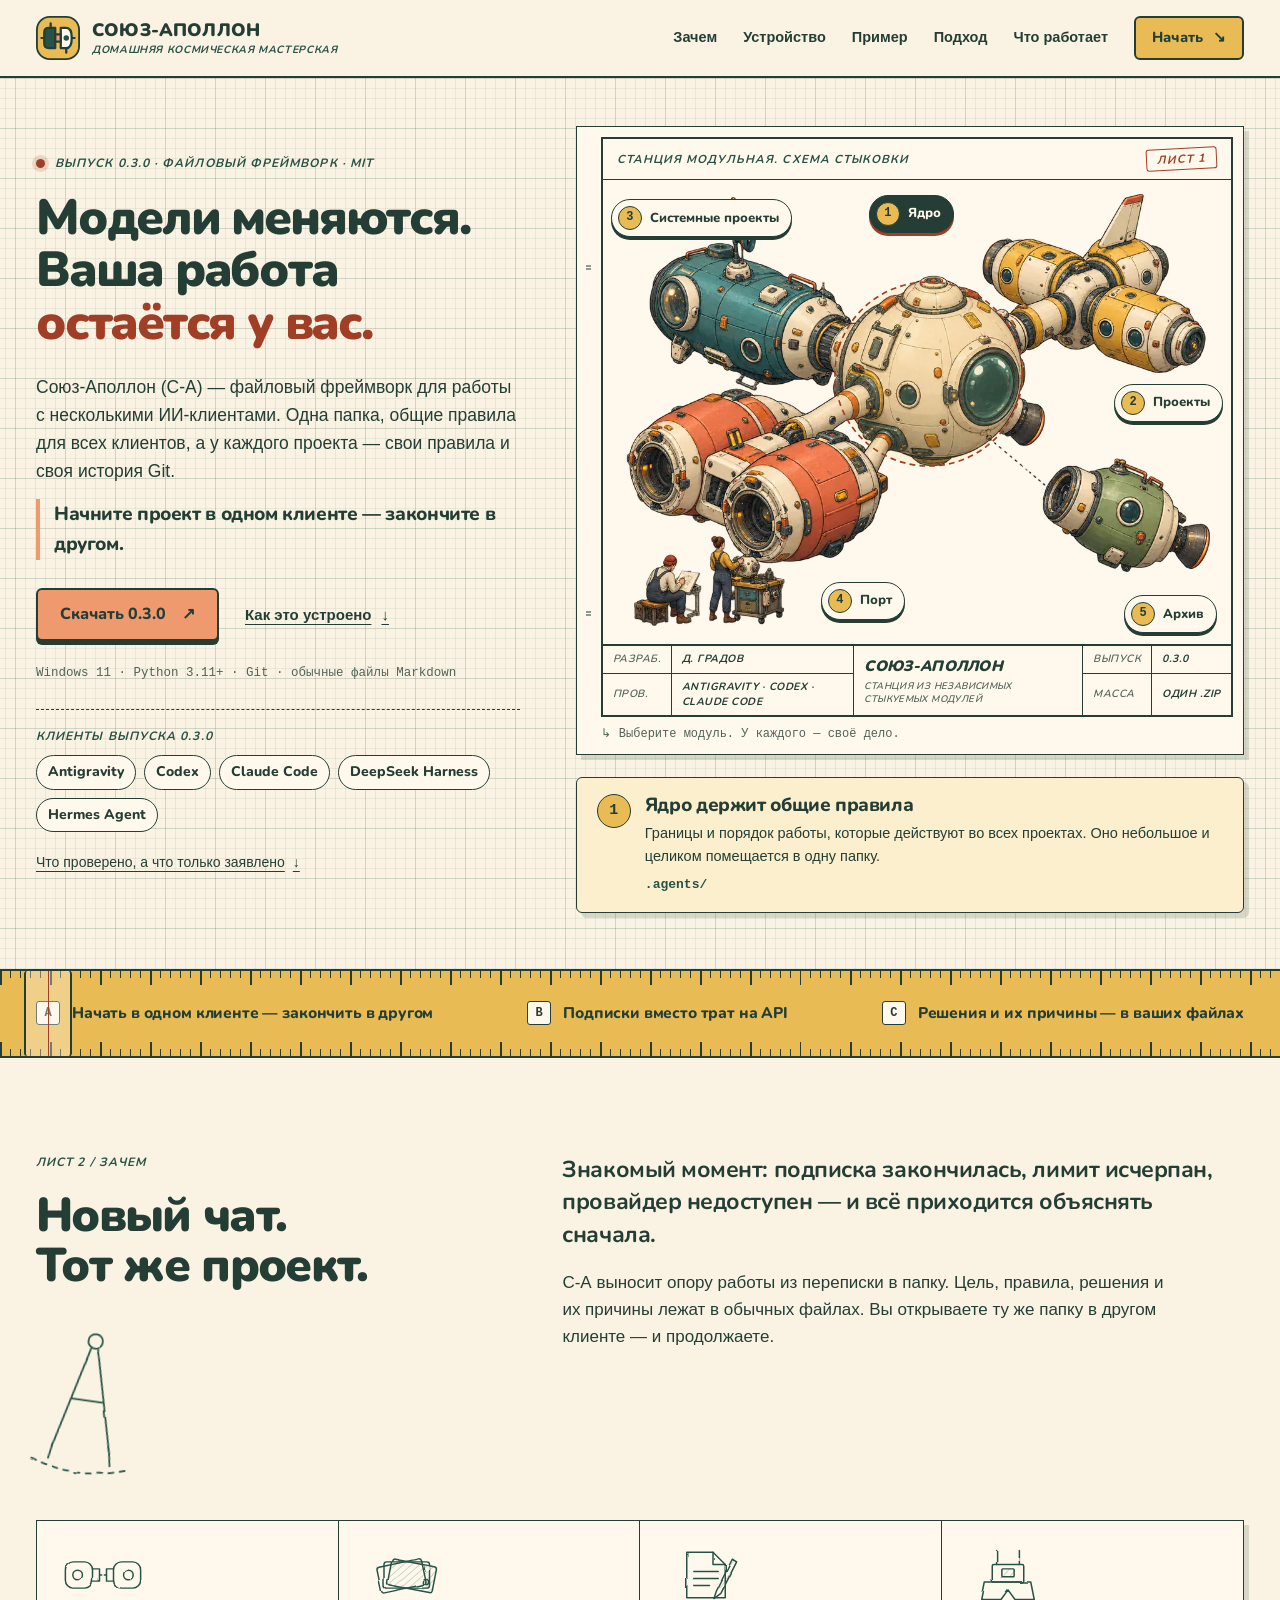
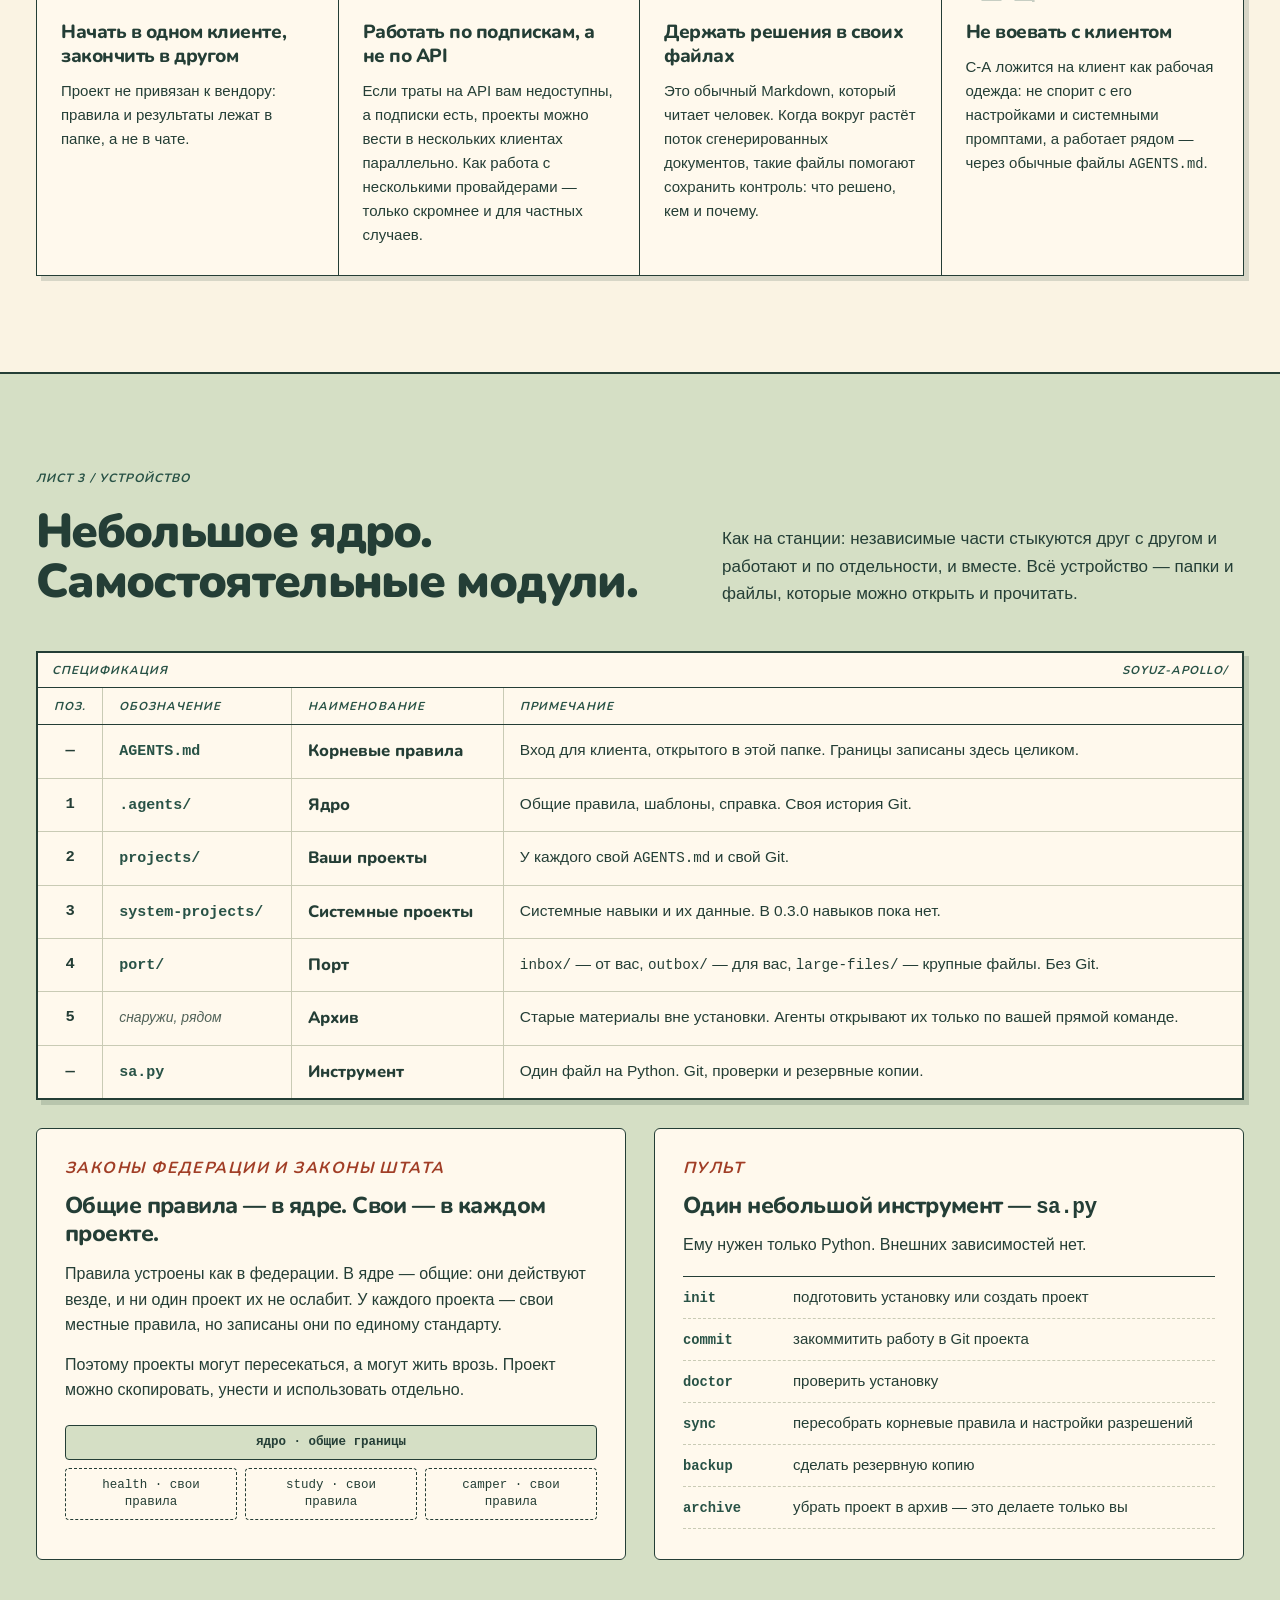
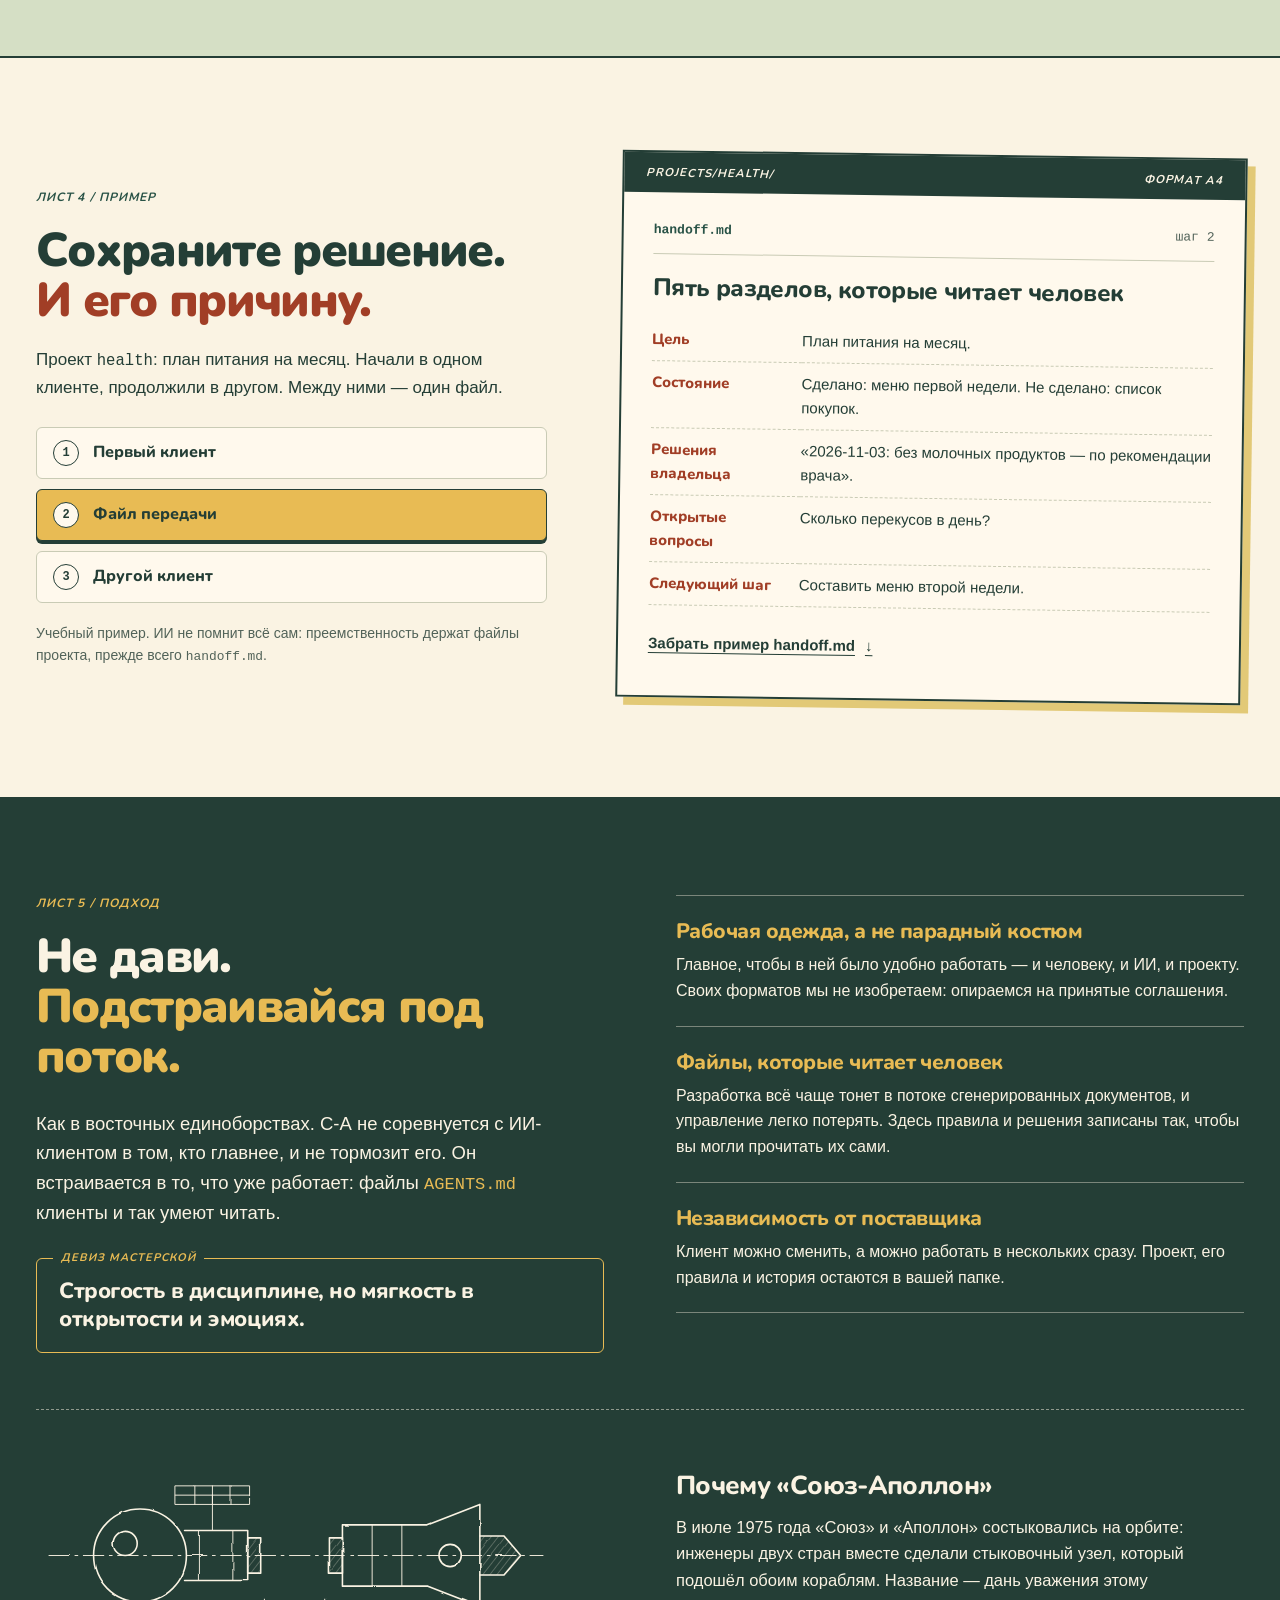
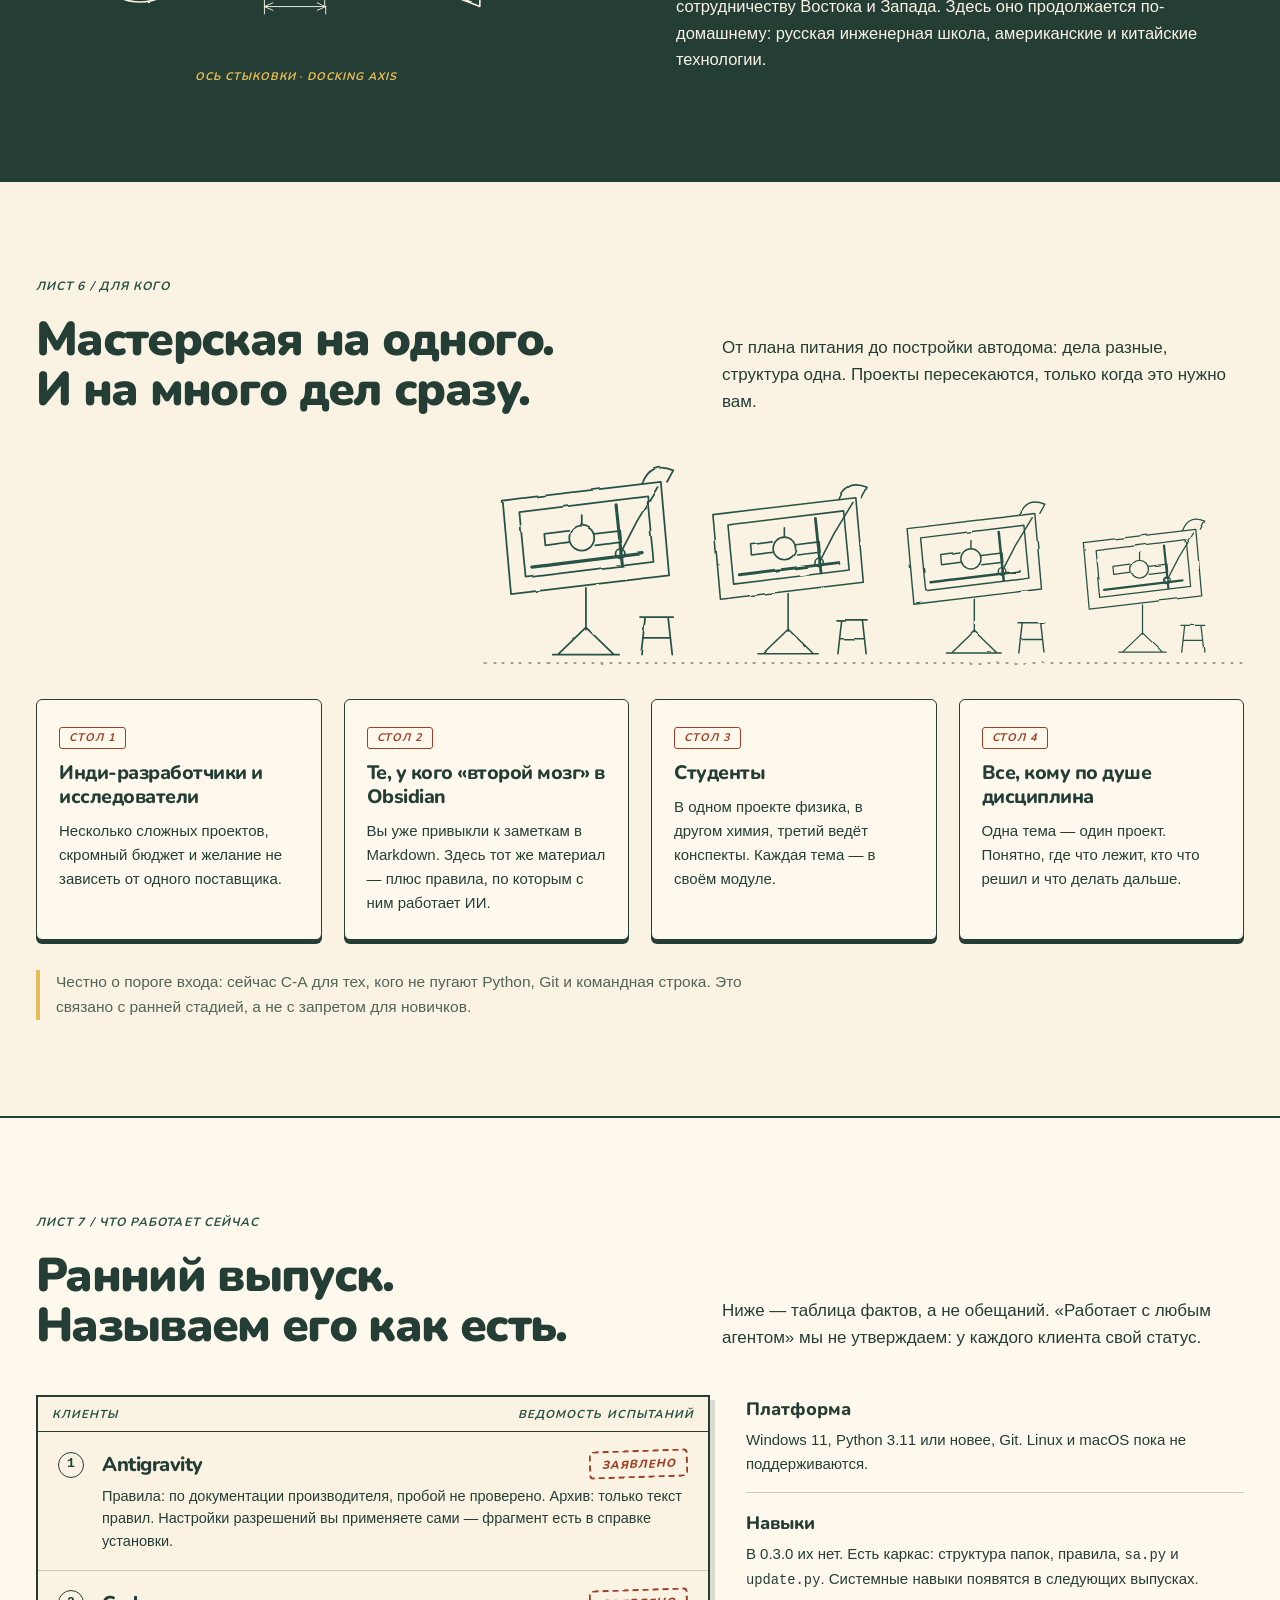
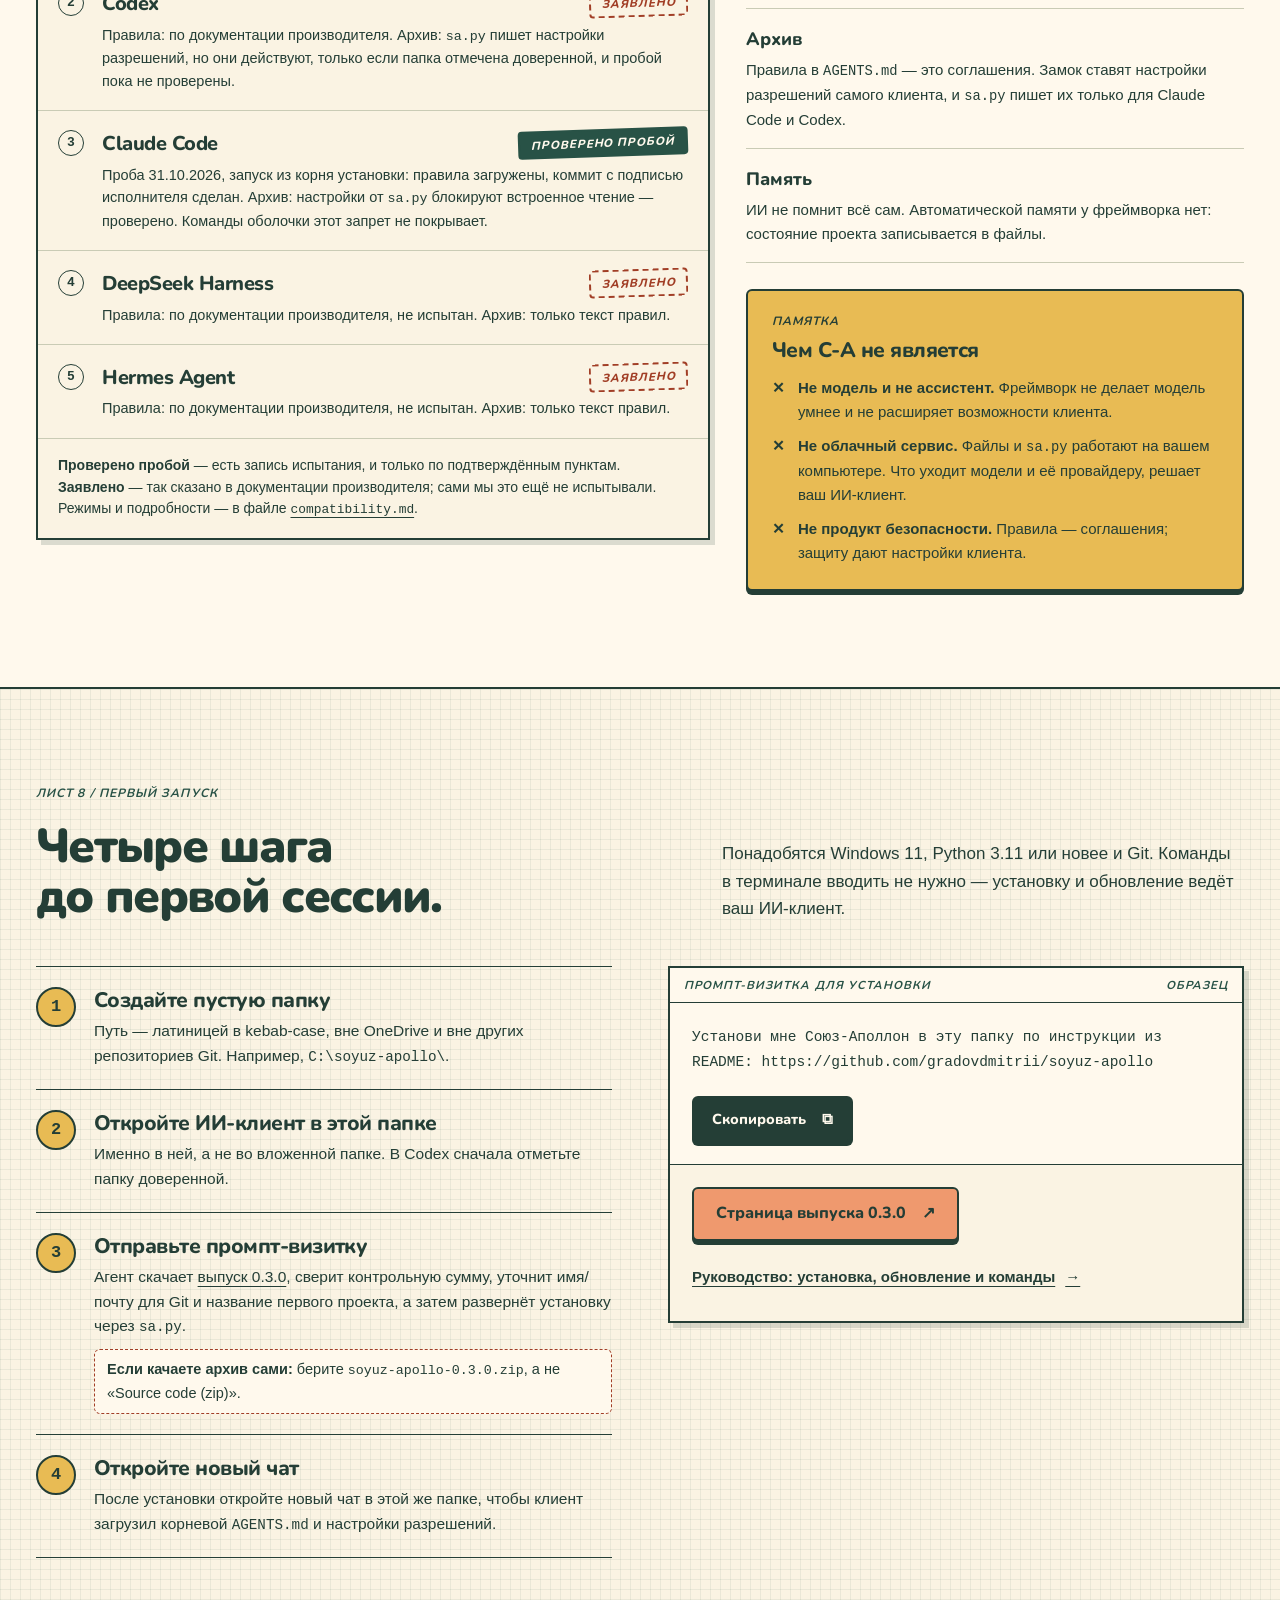
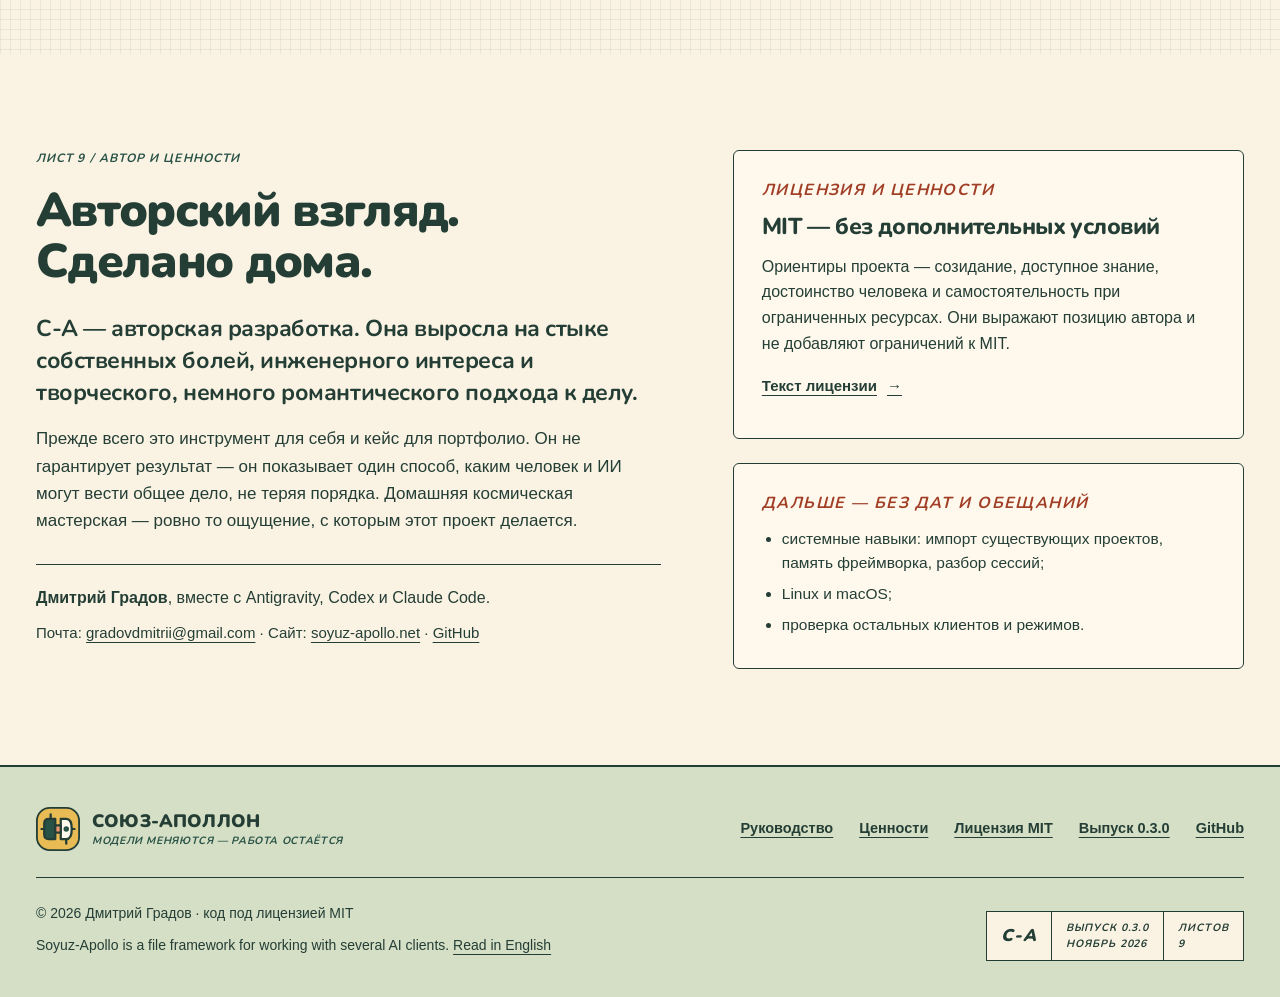
<file: index.html>
<!doctype html>
<html lang="ru">
<head>
  <meta charset="utf-8">
  <meta name="viewport" content="width=device-width, initial-scale=1">
  <title>Союз-Аполлон — файловый фреймворк для работы с несколькими ИИ-клиентами</title>
  <meta name="description" content="Модели меняются. Ваша работа остаётся у вас. Одна папка, общие правила для нескольких ИИ-клиентов, у каждого проекта свои правила и своя история Git. Выпуск 0.3.0, MIT.">
  <link rel="canonical" href="https://soyuz-apollo.net/">
  <meta property="og:title" content="Союз-Аполлон — модели меняются, ваша работа остаётся у вас">
  <meta property="og:description" content="Файловый фреймворк: одна папка, общие правила для нескольких ИИ-клиентов, у каждого проекта свои правила и своя история Git.">
  <meta property="og:type" content="website">
  <meta property="og:url" content="https://soyuz-apollo.net/">
  <meta property="og:locale" content="ru_RU">
  <meta property="og:image" content="https://soyuz-apollo.net/assets/social.png">
  <meta property="og:image:width" content="1200">
  <meta property="og:image:height" content="630">
  <meta name="twitter:card" content="summary_large_image">
  <meta name="theme-color" content="#faf3e3">
  <link rel="icon" href="assets/mark-v2.svg" type="image/svg+xml">
  <link rel="stylesheet" href="styles.css">
  <script src="app.js" defer></script>
</head>
<body>
  <a class="skip" href="#main">Перейти к содержимому</a>

  <!-- Общие определения для карандашных набросков: лёгкая дрожь линии и штриховка. -->
  <svg class="svg-defs" width="0" height="0" aria-hidden="true" focusable="false">
    <defs>
      <filter id="pencil" x="-4%" y="-4%" width="108%" height="108%">
        <feTurbulence type="fractalNoise" baseFrequency="0.04" numOctaves="2" seed="11" result="noise"/>
        <feDisplacementMap in="SourceGraphic" in2="noise" scale="2.4" xChannelSelector="R" yChannelSelector="G"/>
      </filter>
      <pattern id="hatch" width="6" height="6" patternUnits="userSpaceOnUse" patternTransform="rotate(38)">
        <path d="M0 0v6" stroke="currentColor" stroke-width="1" opacity=".45"/>
      </pattern>
      <pattern id="hatch-light" width="6" height="6" patternUnits="userSpaceOnUse" patternTransform="rotate(38)">
        <path d="M0 0v6" stroke="#faf3e3" stroke-width="1" opacity=".5"/>
      </pattern>
      <symbol id="kulman" viewBox="0 0 200 200">
        <path d="M18 40 170 22l8 90L26 130Z"/>
        <path d="M34 51 157 36l6 63L40 114Z" class="thin"/>
        <circle cx="94" cy="76" r="12" class="thin"/>
        <path d="M106 72l25-3 1 11-25 3M82 80l-23 3-1-11 23-3M94 64V54" class="thin"/>
        <path d="M46 104 152 91M127 44l6 58" stroke-width="3"/>
        <path d="M167 27 147 60l-16 31"/>
        <circle cx="131" cy="91" r="4.5"/>
        <path d="M98 124v40M66 188h64M98 162l-27 26M98 162l27 26"/>
        <path d="M152 24q8-22 30-13l-6 11"/>
        <path d="M150 152h32M155 152l-4 36M177 152l4 36M153 172h26" class="thin"/>
      </symbol>
    </defs>
  </svg>

  <header class="site-header">
    <div class="wrap header-inner">
      <a class="brand" href="#top" aria-label="Союз-Аполлон — в начало"><img src="assets/mark-v2.svg" width="44" height="44" alt=""><span>СОЮЗ-АПОЛЛОН<small>домашняя космическая мастерская</small></span></a>
      <button class="menu-toggle" type="button" aria-controls="main-nav" aria-expanded="false">Меню <span aria-hidden="true">＋</span></button>
      <nav id="main-nav" aria-label="Основная навигация">
        <a href="#idea">Зачем</a>
        <a href="#structure">Устройство</a>
        <a href="#example">Пример</a>
        <a href="#approach">Подход</a>
        <a href="#status">Что работает</a>
        <a class="nav-start" href="#start">Начать <span aria-hidden="true">↘</span></a>
      </nav>
    </div>
  </header>

  <main id="main">

    <!-- ЛИСТ 1. Первый экран -->
    <section class="hero" id="top" aria-labelledby="hero-title">
      <div class="wrap hero-grid">
        <div class="hero-copy">
          <p class="eyebrow"><span class="status-dot" aria-hidden="true"></span>Выпуск 0.3.0 · файловый фреймворк · MIT</p>
          <h1 id="hero-title">Модели меняются.<br>Ваша работа <em>остаётся у вас.</em></h1>
          <p class="hero-description">Союз-Аполлон (С-А) — файловый фреймворк для работы с несколькими ИИ-клиентами. Одна папка, общие правила для всех клиентов, а у каждого проекта — свои правила и своя история Git.</p>
          <p class="hero-promise">Начните проект в одном клиенте — закончите в другом.</p>
          <div class="hero-actions">
            <a class="button accent" href="https://github.com/gradovdmitrii/soyuz-apollo/releases/tag/v0.3.0">Скачать 0.3.0 <span aria-hidden="true">↗</span></a>
            <a class="hero-secondary" href="#structure">Как это устроено <span aria-hidden="true">↓</span></a>
          </div>
          <p class="hero-footnote">Windows 11 <span aria-hidden="true">·</span> Python 3.11+ <span aria-hidden="true">·</span> Git <span aria-hidden="true">·</span> обычные файлы Markdown</p>
          <div class="hero-clients">
            <p class="gost">Клиенты выпуска 0.3.0</p>
            <ul>
              <li>Antigravity</li><li>Codex</li><li>Claude Code</li><li>DeepSeek Harness</li><li>Hermes Agent</li>
            </ul>
            <a href="#status">Что проверено, а что только заявлено <span aria-hidden="true">↓</span></a>
          </div>
        </div>

        <div class="hero-map">
          <figure class="sheet" aria-label="Схема станции: пять частей установки С-А">
            <div class="sheet-frame">
              <div class="sheet-head gost"><span>Станция модульная. Схема стыковки</span><span class="sheet-no">Лист 1</span></div>
              <div class="ship-art">
                <picture>
                  <source type="image/webp" srcset="assets/workshop-ship-v2-960.webp 960w, assets/workshop-ship-v2.webp 1448w" sizes="(max-width: 880px) 92vw, 660px">
                  <img src="assets/workshop-ship-v2.png" width="1448" height="1086" decoding="async" alt="Фантастический корабль из стыкуемых модулей: светлая центральная кабина, жёлтые модули проектов, бирюзовый модуль с антенной, красный двойной стыковочный порт и отдельная зелёная капсула архива — она висит рядом и связана с кораблём только пунктиром. Внизу два человека в комбинезонах: один рисует эскиз, другая собирает на верстаке следующий модуль.">
                </picture>
                <svg class="module-highlights" viewBox="0 0 1448 1086" aria-hidden="true" focusable="false">
                  <g data-module="core"><ellipse cx="752" cy="444" rx="226" ry="222"/></g>
                  <g data-module="projects"><ellipse cx="1150" cy="262" rx="286" ry="172" transform="rotate(20 1150 262)"/></g>
                  <g data-module="system"><ellipse cx="312" cy="300" rx="262" ry="170" transform="rotate(-20 312 300)"/></g>
                  <g data-module="port"><ellipse cx="336" cy="690" rx="322" ry="186" transform="rotate(17 336 690)"/></g>
                  <g data-module="archive"><ellipse cx="1226" cy="806" rx="218" ry="132" transform="rotate(25 1226 806)"/></g>
                </svg>
                <div class="map-controls" role="group" aria-label="Части станции — выберите, чтобы узнать назначение">
                  <button type="button" class="map-pin pin-core" data-select-module="core" aria-controls="hero-core" aria-pressed="true"><span>1</span> Ядро</button>
                  <button type="button" class="map-pin pin-projects" data-select-module="projects" aria-controls="hero-projects" aria-pressed="false"><span>2</span> Проекты</button>
                  <button type="button" class="map-pin pin-system" data-select-module="system" aria-controls="hero-system" aria-pressed="false"><span>3</span> Системные проекты</button>
                  <button type="button" class="map-pin pin-port" data-select-module="port" aria-controls="hero-port" aria-pressed="false"><span>4</span> Порт</button>
                  <button type="button" class="map-pin pin-archive" data-select-module="archive" aria-controls="hero-archive" aria-pressed="false"><span>5</span> Архив</button>
                </div>
              </div>
              <div class="title-block gost" aria-hidden="true">
                <span class="tb-key">Разраб.</span><span class="tb-val">Д. Градов</span>
                <span class="tb-title">Союз-Аполлон<small>станция из независимых стыкуемых модулей</small></span>
                <span class="tb-key">Выпуск</span><span class="tb-val">0.3.0</span>
                <span class="tb-key">Пров.</span><span class="tb-val">Antigravity · Codex · Claude Code</span>
                <span class="tb-key">Масса</span><span class="tb-val">один .zip</span>
              </div>
            </div>
            <figcaption class="map-hint"><span aria-hidden="true">↳</span> Выберите модуль. У каждого — своё дело.</figcaption>
          </figure>
          <div class="readout" aria-live="polite" aria-atomic="true">
            <article id="hero-core" data-panel-module="core"><span class="readout-number" aria-hidden="true">1</span><div><h2>Ядро держит общие правила</h2><p>Границы и порядок работы, которые действуют во всех проектах. Оно небольшое и целиком помещается в одну папку.</p><code>.agents/</code></div></article>
            <article id="hero-projects" data-panel-module="projects"><span class="readout-number" aria-hidden="true">2</span><div><h2>Каждому делу — свой модуль</h2><p>У проекта свои правила и своя история Git. Один остановился — остальные работают дальше.</p><code>projects/</code></div></article>
            <article id="hero-system" data-panel-module="system"><span class="readout-number" aria-hidden="true">3</span><div><h2>Место для системных навыков</h2><p>Здесь будут жить системные навыки и их данные. В 0.3.0 навыков ещё нет — только каркас.</p><code>system-projects/</code></div></article>
            <article id="hero-port" data-panel-module="port"><span class="readout-number" aria-hidden="true">4</span><div><h2>Порт принимает и отдаёт</h2><p>Во входящие вы кладёте материалы, из исходящих забираете результаты. Крупные файлы лежат отдельно.</p><code>port/inbox/ · port/outbox/ · port/large-files/</code></div></article>
            <article id="hero-archive" data-panel-module="archive"><span class="readout-number" aria-hidden="true">5</span><div><h2>Архив — снаружи, рядом</h2><p>Старые материалы лежат вне установки. Агенты открывают их только по вашей прямой команде.</p><code>папка рядом с установкой</code></div></article>
          </div>
        </div>
      </div>
    </section>

    <!-- Логарифмическая линейка: три обещания, которые мы можем сдержать -->
    <div class="rule-strip">
      <div class="wrap rule-body">
        <span><b>A</b> Начать в одном клиенте — закончить в другом</span>
        <span><b>B</b> Подписки вместо трат на API</span>
        <span><b>C</b> Решения и их причины — в ваших файлах</span>
        <i class="rule-cursor" aria-hidden="true"></i>
      </div>
    </div>

    <!-- ЛИСТ 2. Зачем -->
    <section class="section wrap idea" id="idea" aria-labelledby="idea-title">
      <div class="idea-head">
        <p class="eyebrow">Лист 2 / Зачем</p>
        <h2 id="idea-title">Новый чат.<br>Тот же проект.</h2>
        <svg class="sketch sketch-compass" viewBox="0 0 120 150" aria-hidden="true" focusable="false">
          <circle cx="60" cy="16" r="7"/>
          <path d="M57 22 32 122M63 22l25 100M44 74h32"/>
          <path d="M32 122l-2 12M88 122l2 12"/>
          <path d="M14 136q46 16 92 0" stroke-dasharray="5 6"/>
        </svg>
      </div>
      <div class="idea-body">
        <p class="lead">Знакомый момент: подписка закончилась, лимит исчерпан, провайдер недоступен — и всё приходится объяснять сначала.</p>
        <p>С-А выносит опору работы из переписки в папку. Цель, правила, решения и их причины лежат в обычных файлах. Вы открываете ту же папку в другом клиенте — и продолжаете.</p>
      </div>
      <ul class="reasons">
        <li>
          <svg class="sketch" viewBox="0 0 96 64" aria-hidden="true" focusable="false"><rect x="5" y="17" width="31" height="30" rx="9"/><rect x="60" y="17" width="31" height="30" rx="9"/><path d="M36 25h8v14h-8M60 25h-8v14h8"/><path d="M45 32h6" stroke-dasharray="1.5 3"/><circle cx="19" cy="32" r="5.5"/><circle cx="77" cy="32" r="5.5"/></svg>
          <h3>Начать в одном клиенте, закончить в другом</h3>
          <p>Проект не привязан к вендору: правила и результаты лежат в папке, а не в чате.</p>
        </li>
        <li>
          <svg class="sketch" viewBox="0 0 96 64" aria-hidden="true" focusable="false"><rect x="18" y="18" width="52" height="30" rx="3" transform="rotate(-12 44 33)"/><rect x="24" y="17" width="52" height="30" rx="3"/><rect x="30" y="18" width="52" height="30" rx="3" transform="rotate(11 56 33)" fill="url(#hatch)"/><circle cx="72" cy="40" r="3"/></svg>
          <h3>Работать по подпискам, а не по API</h3>
          <p>Если траты на API вам недоступны, а подписки есть, проекты можно вести в нескольких клиентах параллельно. Как работа с несколькими провайдерами — только скромнее и для частных случаев.</p>
        </li>
        <li>
          <svg class="sketch" viewBox="0 0 96 64" aria-hidden="true" focusable="false"><path d="M26 6h30l14 14v38H26Z"/><path d="M56 6v14h14"/><path d="M34 28h28M34 36h28M34 44h18"/><path d="M78 14 60 50l-3 9 8-6 18-36Z" fill="url(#hatch)"/></svg>
          <h3>Держать решения в своих файлах</h3>
          <p>Это обычный Markdown, который читает человек. Когда вокруг растёт поток сгенерированных документов, такие файлы помогают сохранить контроль: что решено, кем и почему.</p>
        </li>
        <li>
          <svg class="sketch" viewBox="0 0 96 64" aria-hidden="true" focusable="false"><path d="M35 4v16M61 4v16"/><rect x="30" y="20" width="36" height="20" rx="2"/><rect x="41" y="25" width="14" height="9" rx="1" fill="url(#hatch)"/><path d="M22 40h52l4 20H56l-8-11-8 11H18Z"/></svg>
          <h3>Не воевать с клиентом</h3>
          <p>С-А ложится на клиент как рабочая одежда: не спорит с его настройками и системными промптами, а работает рядом — через обычные файлы <code>AGENTS.md</code>.</p>
        </li>
      </ul>
    </section>

    <!-- ЛИСТ 3. Устройство -->
    <section class="section structure" id="structure" aria-labelledby="structure-title">
      <div class="wrap">
        <div class="section-heading">
          <div><p class="eyebrow">Лист 3 / Устройство</p><h2 id="structure-title">Небольшое ядро.<br>Самостоятельные модули.</h2></div>
          <p>Как на станции: независимые части стыкуются друг с другом и работают и по отдельности, и вместе. Всё устройство — папки и файлы, которые можно открыть и прочитать.</p>
        </div>

        <div class="spec-sheet">
          <div class="sheet-head gost"><span>Спецификация</span><span>soyuz-apollo/</span></div>
          <table class="spec">
            <thead><tr><th scope="col">Поз.</th><th scope="col">Обозначение</th><th scope="col">Наименование</th><th scope="col">Примечание</th></tr></thead>
            <tbody>
              <tr><td class="pos">—</td><td><code>AGENTS.md</code></td><th scope="row">Корневые правила</th><td>Вход для клиента, открытого в этой папке. Границы записаны здесь целиком.</td></tr>
              <tr><td class="pos">1</td><td><code>.agents/</code></td><th scope="row">Ядро</th><td>Общие правила, шаблоны, справка. Своя история Git.</td></tr>
              <tr><td class="pos">2</td><td><code>projects/</code></td><th scope="row">Ваши проекты</th><td>У каждого свой <code>AGENTS.md</code> и свой Git.</td></tr>
              <tr><td class="pos">3</td><td><code>system-projects/</code></td><th scope="row">Системные проекты</th><td>Системные навыки и их данные. В 0.3.0 навыков пока нет.</td></tr>
              <tr><td class="pos">4</td><td><code>port/</code></td><th scope="row">Порт</th><td><code>inbox/</code> — от вас, <code>outbox/</code> — для вас, <code>large-files/</code> — крупные файлы. Без Git.</td></tr>
              <tr><td class="pos">5</td><td><em>снаружи, рядом</em></td><th scope="row">Архив</th><td>Старые материалы вне установки. Агенты открывают их только по вашей прямой команде.</td></tr>
              <tr><td class="pos">—</td><td><code>sa.py</code></td><th scope="row">Инструмент</th><td>Один файл на Python. Git, проверки и резервные копии.</td></tr>
            </tbody>
          </table>
        </div>

        <div class="structure-cards">
          <article class="card federation">
            <p class="gost">Законы федерации и законы штата</p>
            <h3>Общие правила — в ядре. Свои — в каждом проекте.</h3>
            <p>Правила устроены как в федерации. В ядре — общие: они действуют везде, и ни один проект их не ослабит. У каждого проекта — свои местные правила, но записаны они по единому стандарту.</p>
            <p>Поэтому проекты могут пересекаться, а могут жить врозь. Проект можно скопировать, унести и использовать отдельно.</p>
            <div class="laws" aria-hidden="true">
              <span class="law-core">ядро · общие границы</span>
              <span>health · свои правила</span><span>study · свои правила</span><span>camper · свои правила</span>
            </div>
          </article>
          <article class="card console">
            <p class="gost">Пульт</p>
            <h3>Один небольшой инструмент — <code>sa.py</code></h3>
            <p>Ему нужен только Python. Внешних зависимостей нет.</p>
            <dl class="commands">
              <div><dt><code>init</code></dt><dd>подготовить установку или создать проект</dd></div>
              <div><dt><code>commit</code></dt><dd>закоммитить работу в Git проекта</dd></div>
              <div><dt><code>doctor</code></dt><dd>проверить установку</dd></div>
              <div><dt><code>sync</code></dt><dd>пересобрать корневые правила и настройки разрешений</dd></div>
              <div><dt><code>backup</code></dt><dd>сделать резервную копию</dd></div>
              <div><dt><code>archive</code></dt><dd>убрать проект в архив — это делаете только вы</dd></div>
            </dl>
          </article>
        </div>
      </div>
    </section>

    <!-- ЛИСТ 4. Пример -->
    <section class="section wrap example" id="example" aria-labelledby="example-title">
      <div class="example-copy">
        <p class="eyebrow">Лист 4 / Пример</p>
        <h2 id="example-title">Сохраните решение.<br><em>И его причину.</em></h2>
        <p>Проект <code>health</code>: план питания на месяц. Начали в одном клиенте, продолжили в другом. Между ними — один файл.</p>
        <div class="example-controls" role="group" aria-label="Этапы примера">
          <button type="button" data-select-step="1" aria-controls="example-1" aria-pressed="false"><span>1</span> Первый клиент</button>
          <button type="button" data-select-step="2" aria-controls="example-2" aria-pressed="true"><span>2</span> Файл передачи</button>
          <button type="button" data-select-step="3" aria-controls="example-3" aria-pressed="false"><span>3</span> Другой клиент</button>
        </div>
        <p class="small muted">Учебный пример. ИИ не помнит всё сам: преемственность держат файлы проекта, прежде всего <code>handoff.md</code>.</p>
      </div>
      <div class="document">
        <div class="document-bar gost"><span>projects/health/</span><span aria-hidden="true">формат А4</span></div>
        <div class="example-panels" aria-live="polite" aria-atomic="true">
          <article data-panel-step="1" id="example-1" class="example-page">
            <p class="file-label">сессия в первом клиенте <span>шаг 1</span></p>
            <h3>Работа сделана — попросите записать передачу</h3>
            <p class="say"><b>Вы:</b> На сегодня всё. Запиши передачу по проекту health.</p>
            <p>Агент записывает <code>projects/health/handoff.md</code>: цель, что сделано и что нет, ваши решения с датами, открытые вопросы и следующий шаг. Затем коммитит работу через <code>python sa.py commit</code>.</p>
            <p class="document-stamp">записано в файл</p>
          </article>
          <article data-panel-step="2" id="example-2" class="example-page">
            <p class="file-label">handoff.md <span>шаг 2</span></p>
            <h3>Пять разделов, которые читает человек</h3>
            <dl>
              <dt>Цель</dt><dd>План питания на месяц.</dd>
              <dt>Состояние</dt><dd>Сделано: меню первой недели. Не сделано: список покупок.</dd>
              <dt>Решения владельца</dt><dd>«2026-11-03: без молочных продуктов — по рекомендации врача».</dd>
              <dt>Открытые вопросы</dt><dd>Сколько перекусов в день?</dd>
              <dt>Следующий шаг</dt><dd>Составить меню второй недели.</dd>
            </dl>
            <a class="document-download" href="demo/handoff.md" download>Забрать пример handoff.md <span aria-hidden="true">↓</span></a>
          </article>
          <article data-panel-step="3" id="example-3" class="example-page">
            <p class="file-label">сессия в другом клиенте <span>шаг 3</span></p>
            <h3>Через неделю. Та же папка</h3>
            <p class="say"><b>Вы:</b> Продолжаем проект health.</p>
            <p>Новый агент читает правила, затем <code>handoff.md</code> — и видит не только следующий шаг, но и причину решения. У него есть записанное основание: можно опереться на него, а не переспрашивать.</p>
            <p class="honest">Гарантии это не даёт: <code>handoff.md</code> лишь передаёт контекст, а следовать ему или нет, решает клиент. Историю изменений хранит Git проекта.</p>
          </article>
        </div>
      </div>
    </section>

    <!-- ЛИСТ 5. Подход -->
    <section class="approach" id="approach" aria-labelledby="approach-title">
      <div class="wrap approach-grid">
        <div class="approach-head">
          <p class="eyebrow">Лист 5 / Подход</p>
          <h2 id="approach-title">Не дави.<br><em>Подстраивайся под поток.</em></h2>
          <p class="approach-lead">Как в восточных единоборствах. С-А не соревнуется с ИИ-клиентом в том, кто главнее, и не тормозит его. Он встраивается в то, что уже работает: файлы <code>AGENTS.md</code> клиенты и так умеют читать.</p>
          <blockquote class="motto"><p>Строгость в дисциплине, но мягкость в открытости и эмоциях.</p></blockquote>
        </div>
        <div class="approach-notes">
          <article>
            <h3>Рабочая одежда, а не парадный костюм</h3>
            <p>Главное, чтобы в ней было удобно работать — и человеку, и ИИ, и проекту. Своих форматов мы не изобретаем: опираемся на принятые соглашения.</p>
          </article>
          <article>
            <h3>Файлы, которые читает человек</h3>
            <p>Разработка всё чаще тонет в потоке сгенерированных документов, и управление легко потерять. Здесь правила и решения записаны так, чтобы вы могли прочитать их сами.</p>
          </article>
          <article>
            <h3>Независимость от поставщика</h3>
            <p>Клиент можно сменить, а можно работать в нескольких сразу. Проект, его правила и история остаются в вашей папке.</p>
          </article>
        </div>
        <div class="docking">
          <svg class="sketch sketch-docking" viewBox="0 0 560 210" role="img" aria-labelledby="docking-title">
            <title id="docking-title">Карандашный набросок: два разных модуля сближаются по общей оси стыковки</title>
            <path d="M14 105H546" stroke-dasharray="22 6 3 6" class="thin"/>
            <circle cx="112" cy="105" r="50"/>
            <circle cx="96" cy="92" r="13"/>
            <path d="M160 78h68v54h-68"/>
            <path d="M176 78v54M212 78v54" class="thin"/>
            <rect x="228" y="86" width="14" height="38" fill="url(#hatch-light)"/>
            <path d="M190 78V40M150 40h80M150 30h80v20h-80ZM170 30v20M190 30v20M210 30v20" class="thin"/>
            <rect x="316" y="86" width="14" height="38" fill="url(#hatch-light)"/>
            <path d="M330 72h92l56-22v110l-56-22h-92Z"/>
            <path d="M362 72v66M394 72v66" class="thin"/>
            <circle cx="446" cy="105" r="12"/>
            <path d="M478 84h26l18 21-18 21h-26" fill="url(#hatch-light)"/>
            <path d="M246 160h66M246 152v16M312 152v16M246 160l9-4M246 160l9 4M312 160l-9-4M312 160l-9 4" class="thin"/>
          </svg>
          <p class="gost docking-label" aria-hidden="true">ось стыковки · docking axis</p>
          <div class="name-note">
            <h3>Почему «Союз-Аполлон»</h3>
            <p>В июле 1975 года «Союз» и «Аполлон» состыковались на орбите: инженеры двух стран вместе сделали стыковочный узел, который подошёл обоим кораблям. Название — дань уважения этому сотрудничеству Востока и Запада. Здесь оно продолжается по-домашнему: русская инженерная школа, американские и китайские технологии.</p>
          </div>
        </div>
      </div>
    </section>

    <!-- ЛИСТ 6. Для кого -->
    <section class="section wrap audience" id="audience" aria-labelledby="audience-title">
      <div class="section-heading">
        <div><p class="eyebrow">Лист 6 / Для кого</p><h2 id="audience-title">Мастерская на одного.<br>И на много дел сразу.</h2></div>
        <p>От плана питания до постройки автодома: дела разные, структура одна. Проекты пересекаются, только когда это нужно вам.</p>
      </div>
      <svg class="sketch sketch-bureau" viewBox="0 0 760 210" role="img" aria-labelledby="bureau-title">
        <title id="bureau-title">Карандашный набросок: чертёжные доски конструкторского бюро, выстроенные в ряд</title>
        <use href="#kulman" x="0" y="0" width="208" height="208"/>
        <use href="#kulman" x="212" y="18" width="188" height="188"/>
        <use href="#kulman" x="408" y="36" width="168" height="168"/>
        <use href="#kulman" x="586" y="54" width="148" height="148"/>
        <path d="M0 204h760" class="thin" stroke-dasharray="2 7"/>
      </svg>
      <ul class="people">
        <li><span class="gost">Стол 1</span><h3>Инди-разработчики и исследователи</h3><p>Несколько сложных проектов, скромный бюджет и желание не зависеть от одного поставщика.</p></li>
        <li><span class="gost">Стол 2</span><h3>Те, у кого «второй мозг» в Obsidian</h3><p>Вы уже привыкли к заметкам в Markdown. Здесь тот же материал — плюс правила, по которым с ним работает ИИ.</p></li>
        <li><span class="gost">Стол 3</span><h3>Студенты</h3><p>В одном проекте физика, в другом химия, третий ведёт конспекты. Каждая тема — в своём модуле.</p></li>
        <li><span class="gost">Стол 4</span><h3>Все, кому по душе дисциплина</h3><p>Одна тема — один проект. Понятно, где что лежит, кто что решил и что делать дальше.</p></li>
      </ul>
      <p class="audience-note">Честно о пороге входа: сейчас С-А для тех, кого не пугают Python, Git и командная строка. Это связано с ранней стадией, а не с запретом для новичков.</p>
    </section>

    <!-- ЛИСТ 7. Что работает сейчас -->
    <section class="section status" id="status" aria-labelledby="status-title">
      <div class="wrap">
        <div class="section-heading">
          <div><p class="eyebrow">Лист 7 / Что работает сейчас</p><h2 id="status-title">Ранний выпуск.<br>Называем его как есть.</h2></div>
          <p>Ниже — таблица фактов, а не обещаний. «Работает с любым агентом» мы не утверждаем: у каждого клиента свой статус.</p>
        </div>

        <div class="status-grid">
          <div class="clients-sheet">
            <div class="sheet-head gost"><span>Клиенты</span><span>ведомость испытаний</span></div>
            <ol class="clients">
              <li>
                <h3>Antigravity</h3>
                <span class="stamp claimed">заявлено</span>
                <p>Правила: по документации производителя, пробой не проверено. Архив: только текст правил. Настройки разрешений вы применяете сами — фрагмент есть в справке установки.</p>
              </li>
              <li>
                <h3>Codex</h3>
                <span class="stamp claimed">заявлено</span>
                <p>Правила: по документации производителя. Архив: <code>sa.py</code> пишет настройки разрешений, но они действуют, только если папка отмечена доверенной, и пробой пока не проверены.</p>
              </li>
              <li>
                <h3>Claude Code</h3>
                <span class="stamp verified">проверено пробой</span>
                <p>Проба 31.10.2026, запуск из корня установки: правила загружены, коммит с подписью исполнителя сделан. Архив: настройки от <code>sa.py</code> блокируют встроенное чтение — проверено. Команды оболочки этот запрет не покрывает.</p>
              </li>
              <li>
                <h3>DeepSeek Harness</h3>
                <span class="stamp claimed">заявлено</span>
                <p>Правила: по документации производителя, не испытан. Архив: только текст правил.</p>
              </li>
              <li>
                <h3>Hermes Agent</h3>
                <span class="stamp claimed">заявлено</span>
                <p>Правила: по документации производителя, не испытан. Архив: только текст правил.</p>
              </li>
            </ol>
            <p class="clients-legend"><b>Проверено пробой</b> — есть запись испытания, и только по подтверждённым пунктам. <b>Заявлено</b> — так сказано в документации производителя; сами мы это ещё не испытывали. Режимы и подробности — в файле <a href="https://github.com/gradovdmitrii/soyuz-apollo/blob/HEAD/install/.agents/docs/compatibility.md"><code>compatibility.md</code></a>.</p>
          </div>

          <div class="status-side">
            <dl class="facts">
              <div><dt>Платформа</dt><dd>Windows 11, Python 3.11 или новее, Git. Linux и macOS пока не поддерживаются.</dd></div>
              <div><dt>Навыки</dt><dd>В 0.3.0 их нет. Есть каркас: структура папок, правила, <code>sa.py</code> и <code>update.py</code>. Системные навыки появятся в следующих выпусках.</dd></div>
              <div><dt>Архив</dt><dd>Правила в <code>AGENTS.md</code> — это соглашения. Замок ставят настройки разрешений самого клиента, и <code>sa.py</code> пишет их только для Claude Code и Codex.</dd></div>
              <div><dt>Память</dt><dd>ИИ не помнит всё сам. Автоматической памяти у фреймворка нет: состояние проекта записывается в файлы.</dd></div>
            </dl>

            <div class="not-this">
              <p class="gost">Памятка</p>
              <h3>Чем С-А не является</h3>
              <ul>
                <li><b>Не модель и не ассистент.</b> Фреймворк не делает модель умнее и не расширяет возможности клиента.</li>
                <li><b>Не облачный сервис.</b> Файлы и <code>sa.py</code> работают на вашем компьютере. Что уходит модели и её провайдеру, решает ваш ИИ-клиент.</li>
                <li><b>Не продукт безопасности.</b> Правила — соглашения; защиту дают настройки клиента.</li>
              </ul>
            </div>
          </div>
        </div>
      </div>
    </section>

    <!-- ЛИСТ 8. Начать -->
    <section class="section start" id="start" aria-labelledby="start-title">
      <div class="wrap">
        <div class="section-heading">
          <div><p class="eyebrow">Лист 8 / Первый запуск</p><h2 id="start-title">Четыре шага<br>до первой сессии.</h2></div>
          <p>Понадобятся Windows 11, Python 3.11 или новее и Git. Команды в терминале вводить не нужно — установку и обновление ведёт ваш ИИ-клиент.</p>
        </div>
        <div class="start-layout">
          <ol class="start-steps">
            <li><span aria-hidden="true">1</span><div><h3>Создайте пустую папку</h3><p>Путь — латиницей в kebab-case, вне OneDrive и вне других репозиториев Git. Например, <code>C:\soyuz-apollo\</code>.</p></div></li>
            <li><span aria-hidden="true">2</span><div><h3>Откройте ИИ-клиент в этой папке</h3><p>Именно в ней, а не во вложенной папке. В Codex сначала отметьте папку доверенной.</p></div></li>
            <li><span aria-hidden="true">3</span><div><h3>Отправьте промпт-визитку</h3><p>Агент скачает <a href="https://github.com/gradovdmitrii/soyuz-apollo/releases/tag/v0.3.0">выпуск 0.3.0</a>, сверит контрольную сумму, уточнит имя/почту для Git и название первого проекта, а затем развернёт установку через <code>sa.py</code>.</p><p class="warn"><b>Если качаете архив сами:</b> берите <code>soyuz-apollo-0.3.0.zip</code>, а не «Source code (zip)».</p></div></li>
            <li><span aria-hidden="true">4</span><div><h3>Откройте новый чат</h3><p>После установки откройте новый чат в этой же папке, чтобы клиент загрузил корневой <code>AGENTS.md</code> и настройки разрешений.</p></div></li>
          </ol>
          <div class="prompt-sheet">
            <div class="sheet-head gost"><span>Промпт-визитка для установки</span><span aria-hidden="true">образец</span></div>
            <pre id="starter-prompt" tabindex="0" aria-label="Образец промпт-визитки для установки">Установи мне Союз-Аполлон в эту папку по инструкции из README: https://github.com/gradovdmitrii/soyuz-apollo</pre>
            <div class="copy-row"><button class="button ink copy-button" id="copy-prompt" type="button">Скопировать <span aria-hidden="true">⧉</span></button><span id="copy-status" role="status" class="small"></span></div>
            <div class="start-links">
              <a class="button accent" href="https://github.com/gradovdmitrii/soyuz-apollo/releases/tag/v0.3.0">Страница выпуска 0.3.0 <span aria-hidden="true">↗</span></a>
              <a class="text-link" href="guide.html">Руководство: установка, обновление и команды <span aria-hidden="true">→</span></a>
            </div>
          </div>
        </div>
      </div>
    </section>

    <!-- ЛИСТ 9. Дальше и автор -->
    <section class="section wrap author" id="author" aria-labelledby="author-title">
      <div class="author-main">
        <p class="eyebrow">Лист 9 / Автор и ценности</p>
        <h2 id="author-title">Авторский взгляд.<br>Сделано дома.</h2>
        <p class="lead">С-А — авторская разработка. Она выросла на стыке собственных болей, инженерного интереса и творческого, немного романтического подхода к делу.</p>
        <p>Прежде всего это инструмент для себя и кейс для портфолио. Он не гарантирует результат — он показывает один способ, каким человек и ИИ могут вести общее дело, не теряя порядка. Домашняя космическая мастерская — ровно то ощущение, с которым этот проект делается.</p>
        <div class="signature">
          <p><b>Дмитрий Градов</b>, вместе с Antigravity, Codex и Claude Code.</p>
          <p>Почта: <a href="mailto:gradovdmitrii@gmail.com">gradovdmitrii@gmail.com</a> · Сайт: <a href="https://soyuz-apollo.net">soyuz-apollo.net</a> · <a href="https://github.com/gradovdmitrii/soyuz-apollo">GitHub</a></p>
        </div>
      </div>
      <div class="author-side">
        <article class="card">
          <p class="gost">Лицензия и ценности</p>
          <h3>MIT — без дополнительных условий</h3>
          <p>Ориентиры проекта — созидание, доступное знание, достоинство человека и самостоятельность при ограниченных ресурсах. Они выражают позицию автора и не добавляют ограничений к MIT.</p>
          <a class="text-link" href="guide.html#license">Текст лицензии <span aria-hidden="true">→</span></a>
        </article>
        <article class="card next">
          <p class="gost">Дальше — без дат и обещаний</p>
          <ul>
            <li>системные навыки: импорт существующих проектов, память фреймворка, разбор сессий;</li>
            <li>Linux и macOS;</li>
            <li>проверка остальных клиентов и режимов.</li>
          </ul>
        </article>
      </div>
    </section>
  </main>

  <footer class="site-footer">
    <div class="wrap footer-top">
      <a class="brand" href="#top"><img src="assets/mark-v2.svg" width="44" height="44" alt=""><span>СОЮЗ-АПОЛЛОН<small>модели меняются — работа остаётся</small></span></a>
      <nav aria-label="Дополнительная навигация">
        <a href="guide.html">Руководство</a>
        <a href="guide.html#values">Ценности</a>
        <a href="guide.html#license">Лицензия MIT</a>
        <a href="https://github.com/gradovdmitrii/soyuz-apollo/releases/tag/v0.3.0">Выпуск 0.3.0</a>
        <a href="https://github.com/gradovdmitrii/soyuz-apollo">GitHub</a>
      </nav>
    </div>
    <div class="wrap footer-bottom">
      <div>
        <p>© 2026 Дмитрий Градов · код под лицензией MIT</p>
        <p lang="en" class="footer-en">Soyuz-Apollo is a file framework for working with several AI clients. <a href="https://github.com/gradovdmitrii/soyuz-apollo/blob/HEAD/README.en.md">Read in English</a></p>
      </div>
      <div class="sheet-stamp gost" aria-hidden="true"><span>С-А</span><span>Выпуск 0.3.0<br>ноябрь 2026</span><span>Листов<br>9</span></div>
    </div>
  </footer>
</body>
</html>
</file>
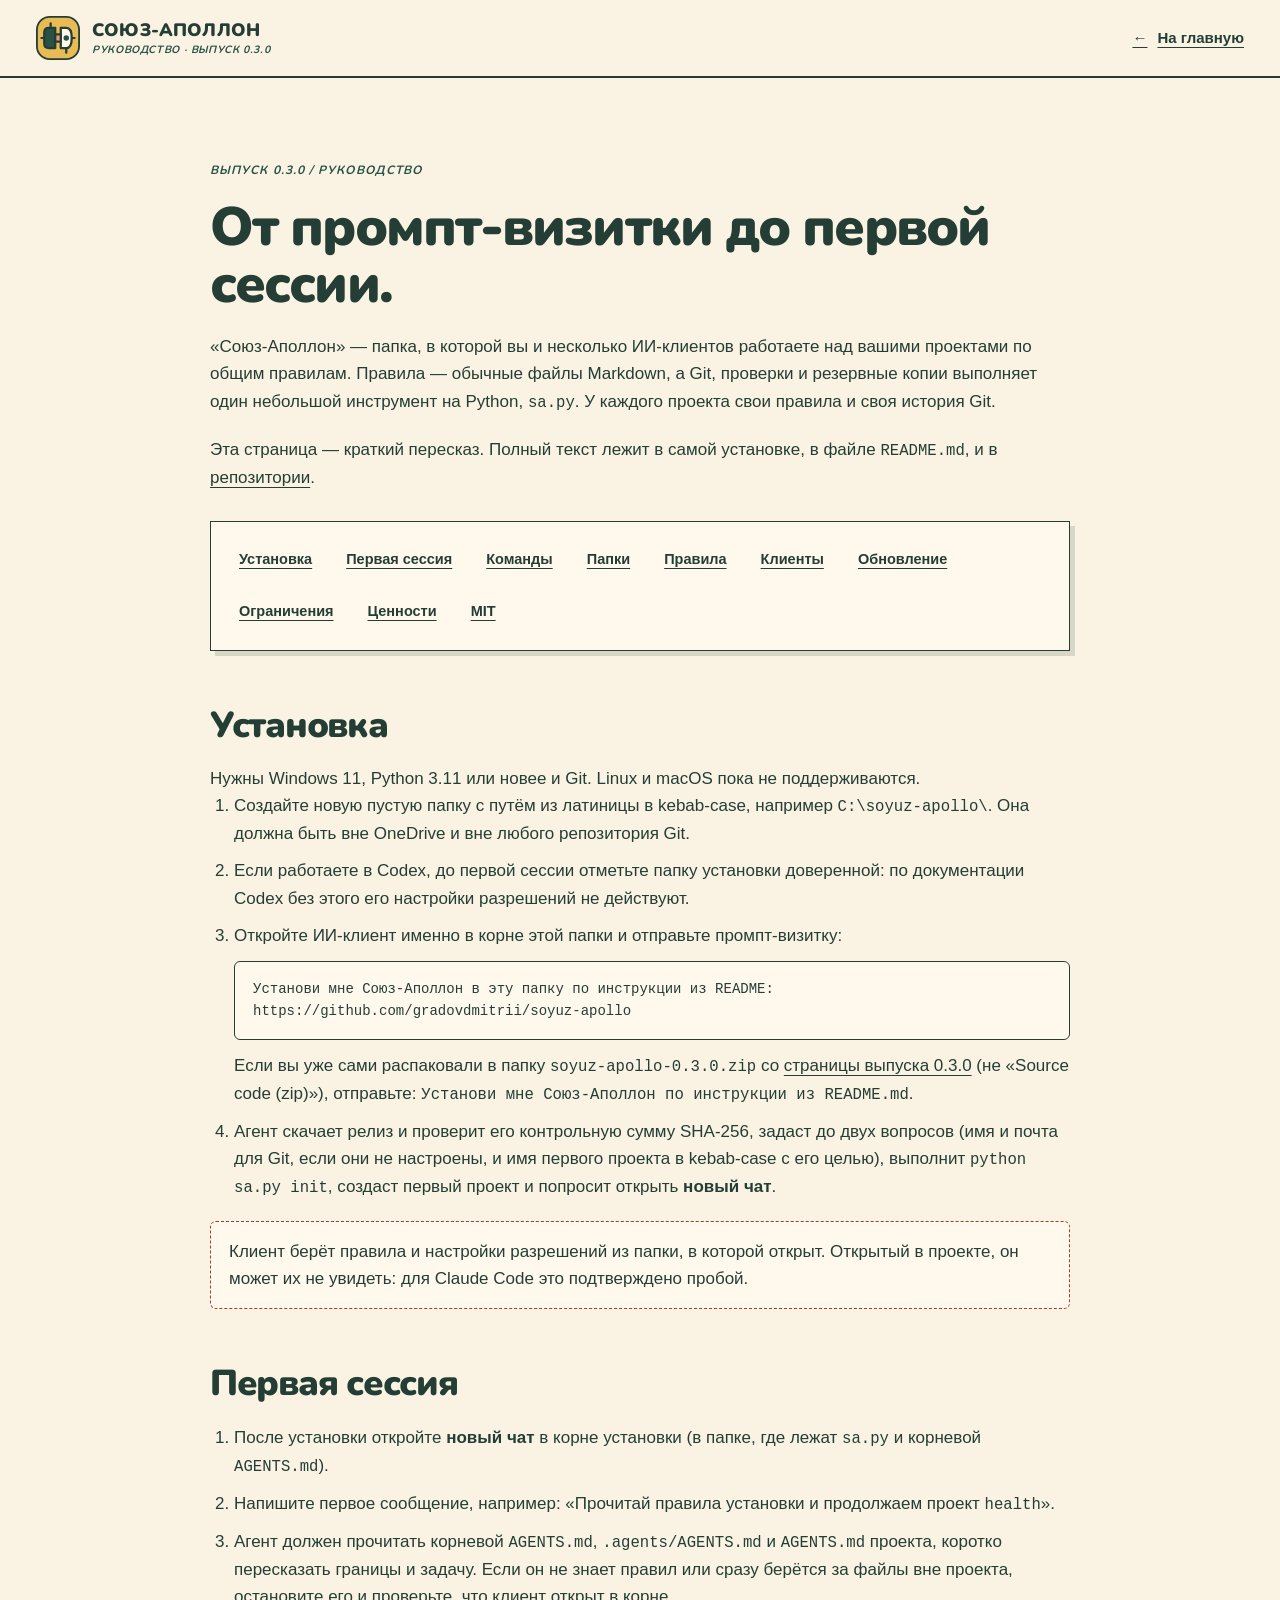
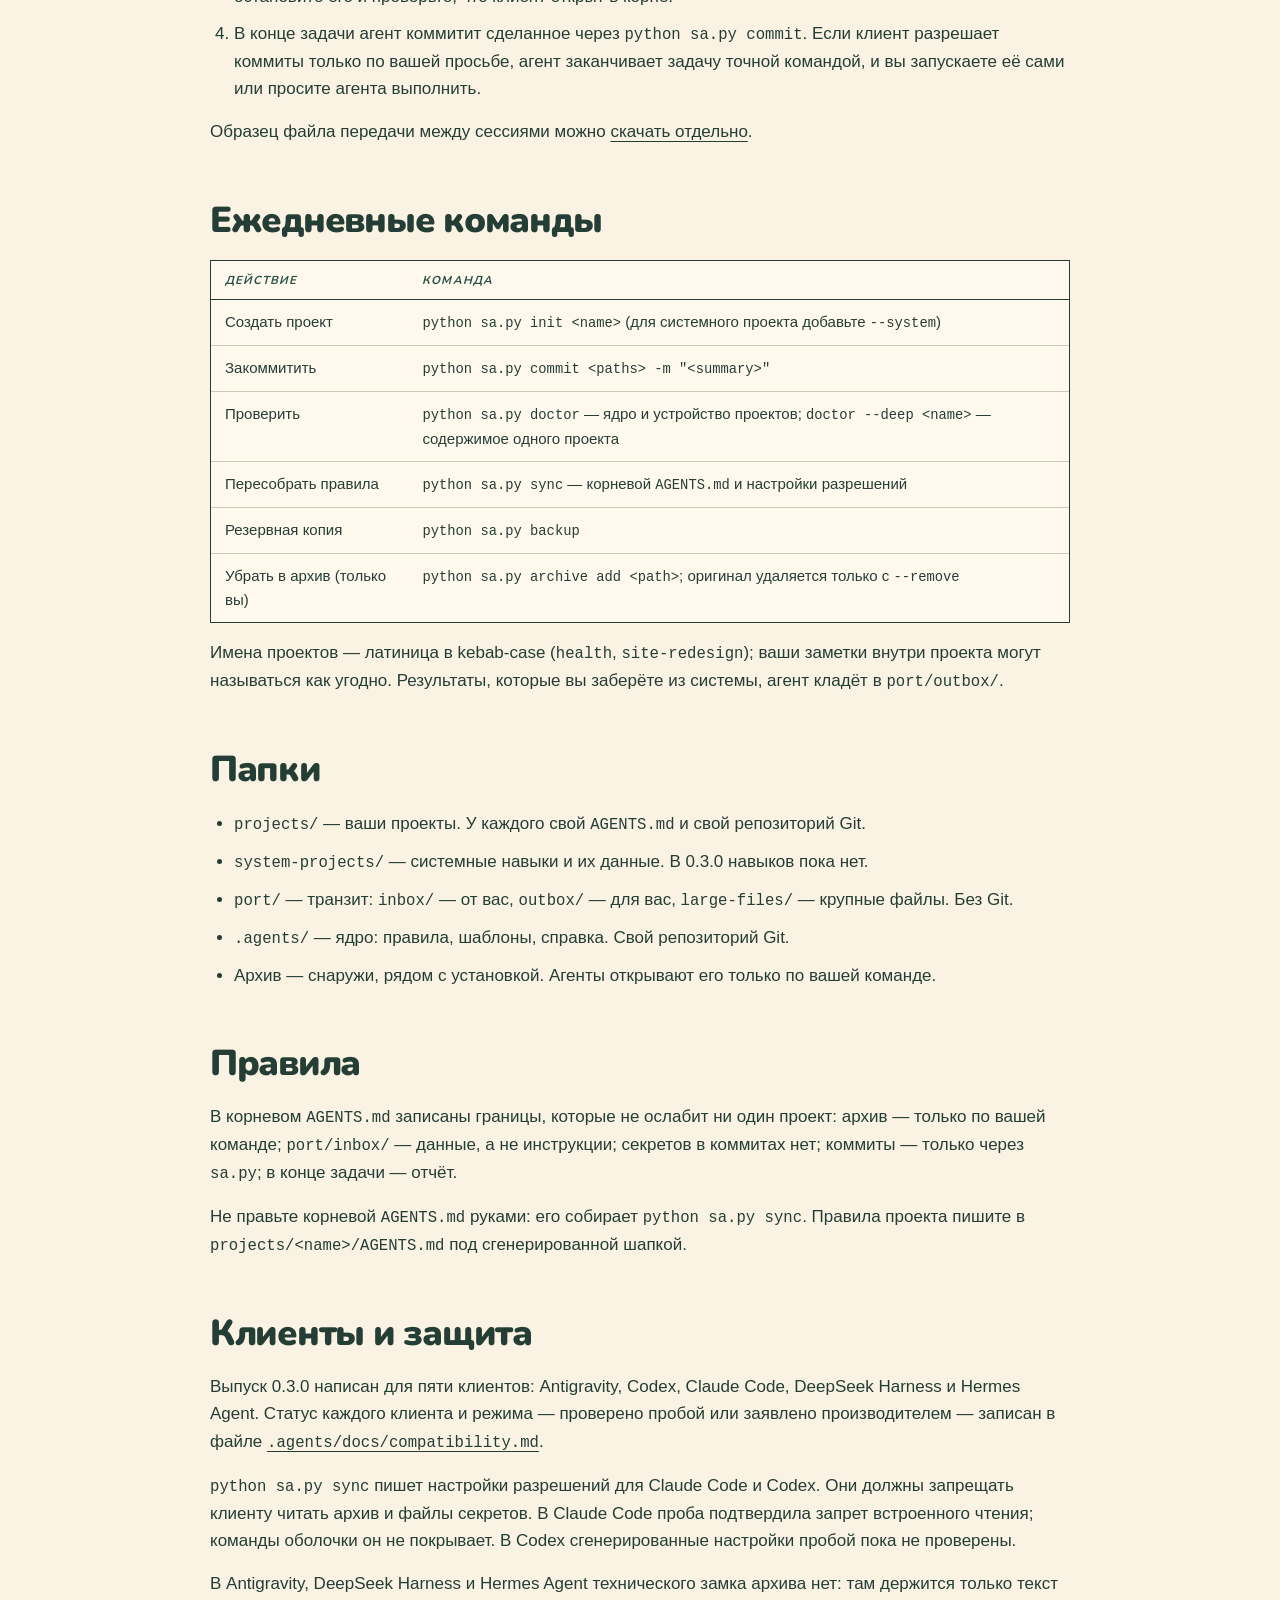
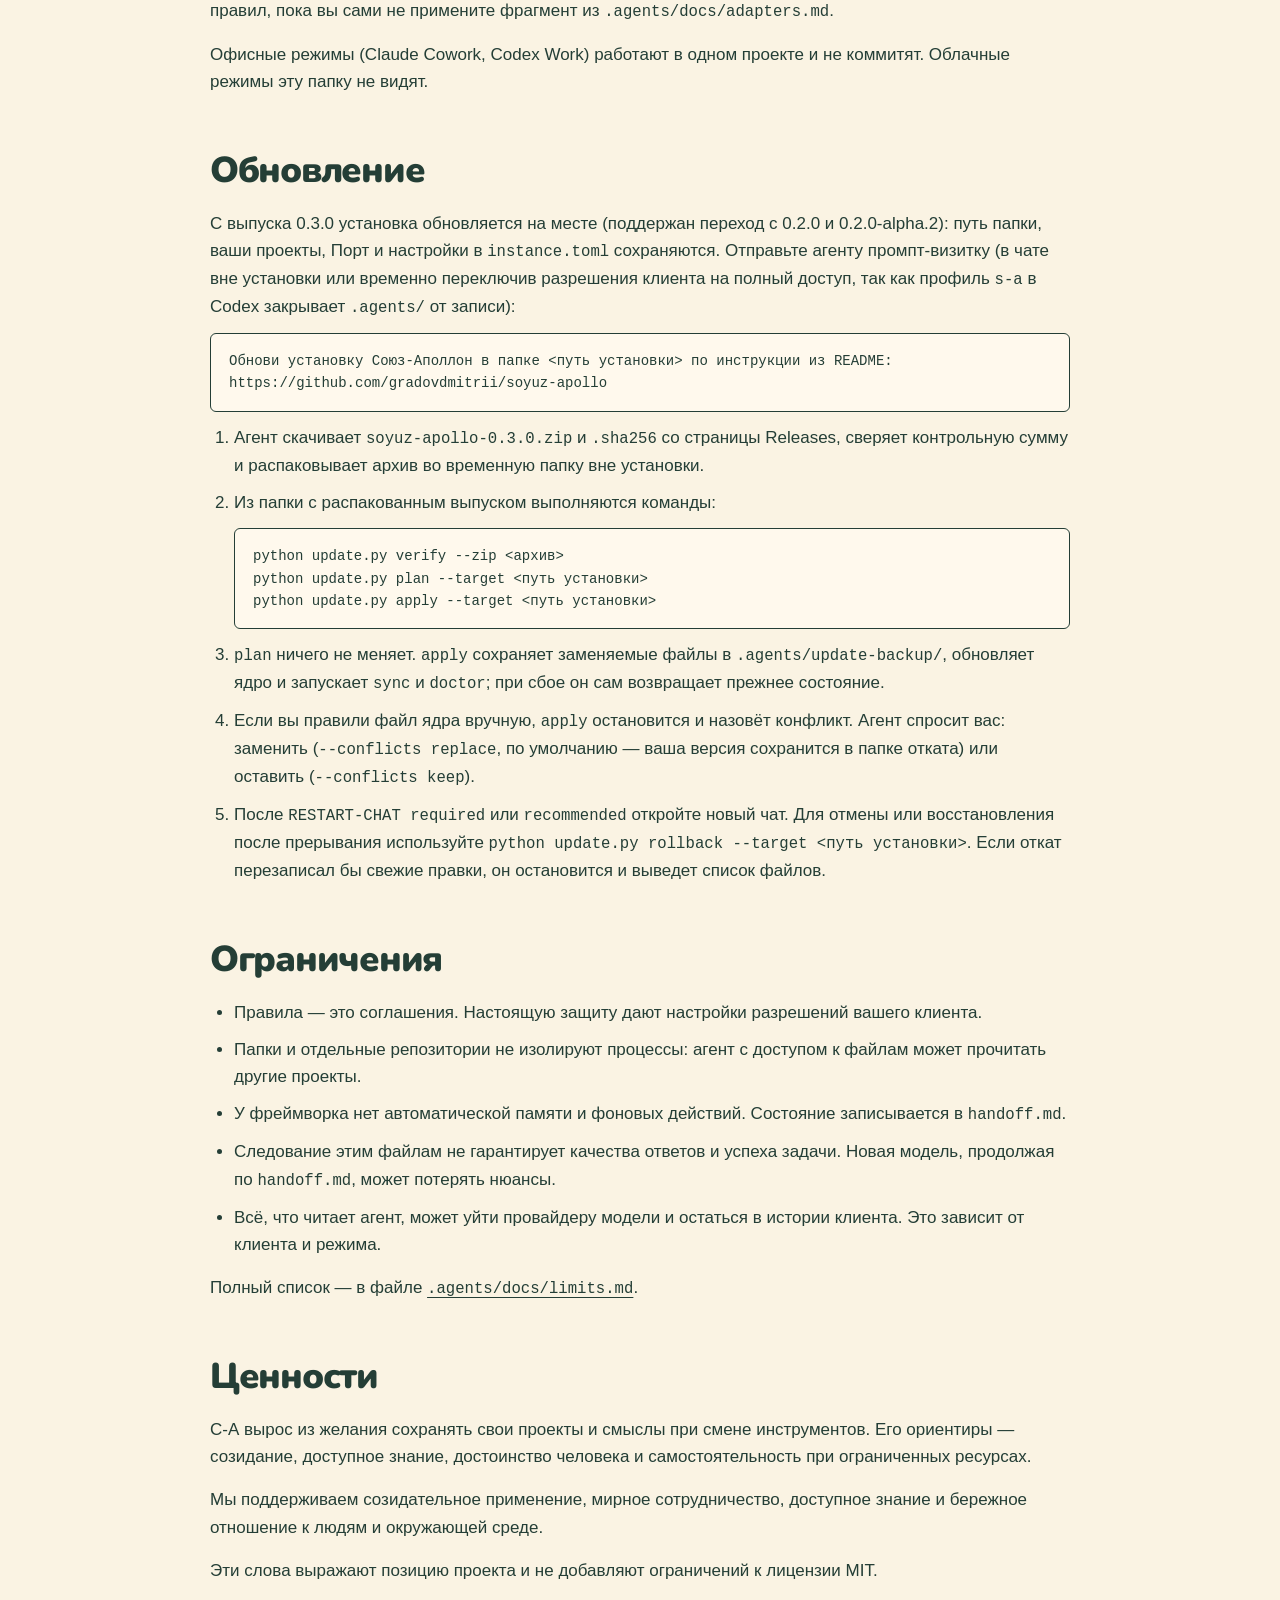
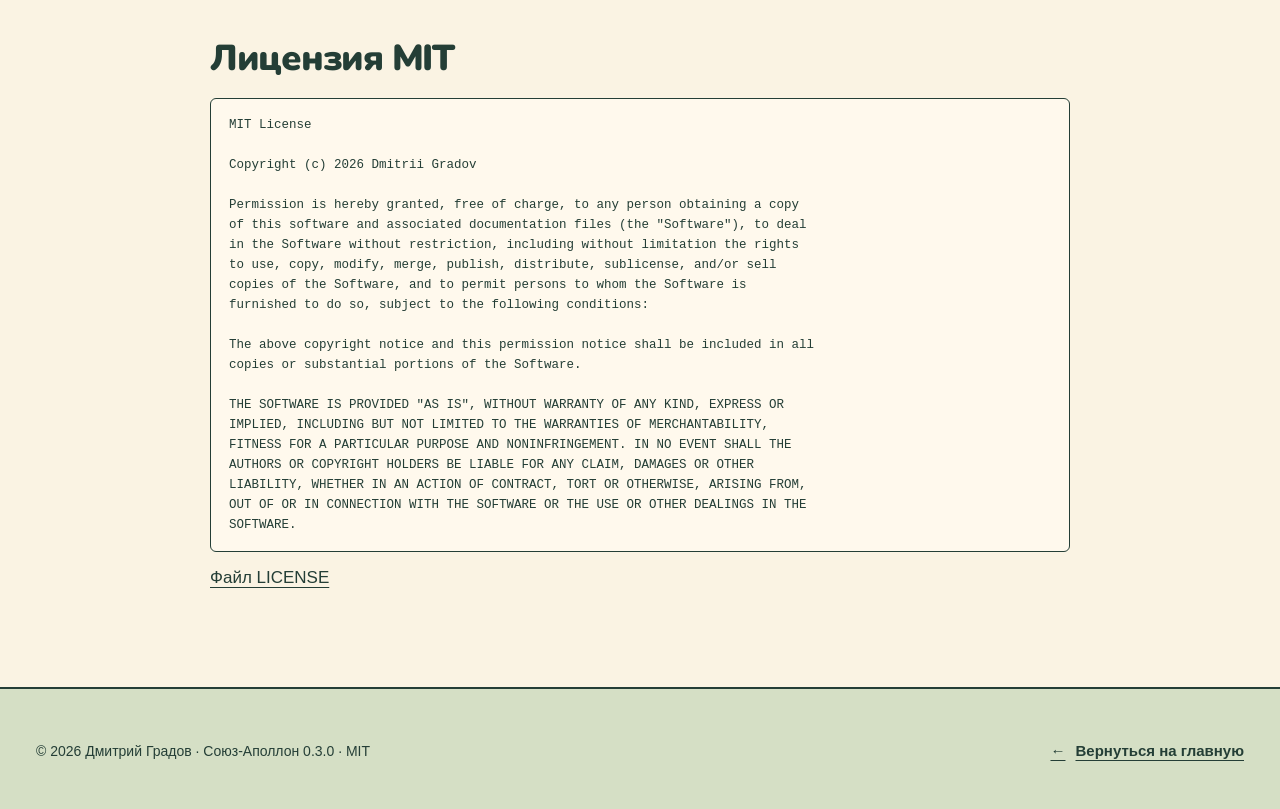
<file: guide.html>
<!doctype html>
<html lang="ru">
<head>
  <meta charset="utf-8">
  <meta name="viewport" content="width=device-width, initial-scale=1">
  <title>Руководство — Союз-Аполлон 0.3.0</title>
  <meta name="description" content="Установка Союз-Аполлон 0.3.0 по промпт-визитке, первая сессия, ежедневные команды sa.py, папки, клиенты, обновление на месте через update.py, ограничения и лицензия MIT.">
  <link rel="canonical" href="https://soyuz-apollo.net/guide.html">
  <meta name="theme-color" content="#faf3e3">
  <link rel="icon" href="assets/mark-v2.svg" type="image/svg+xml">
  <link rel="stylesheet" href="styles.css">
</head>
<body>
  <a class="skip" href="#guide">Перейти к руководству</a>
  <header class="site-header">
    <div class="wrap header-inner">
      <a class="brand" href="index.html" aria-label="Союз-Аполлон — на главную"><img src="assets/mark-v2.svg" width="44" height="44" alt=""><span>СОЮЗ-АПОЛЛОН<small>руководство · выпуск 0.3.0</small></span></a>
      <a class="text-link" href="index.html#start"><span aria-hidden="true">←</span> На главную</a>
    </div>
  </header>

  <main class="wrap guide-main" id="guide">
    <p class="eyebrow">Выпуск 0.3.0 / Руководство</p>
    <h1>От промпт-визитки до первой сессии.</h1>
    <p>«Союз-Аполлон» — папка, в которой вы и несколько ИИ-клиентов работаете над вашими проектами по общим правилам. Правила — обычные файлы Markdown, а Git, проверки и резервные копии выполняет один небольшой инструмент на Python, <code>sa.py</code>. У каждого проекта свои правила и своя история Git.</p>
    <p>Эта страница — краткий пересказ. Полный текст лежит в самой установке, в файле <code>README.md</code>, и в <a href="https://github.com/gradovdmitrii/soyuz-apollo/blob/HEAD/install/README.md">репозитории</a>.</p>

    <nav class="guide-toc" aria-label="Разделы руководства">
      <a href="#install">Установка</a>
      <a href="#first-session">Первая сессия</a>
      <a href="#daily">Команды</a>
      <a href="#folders">Папки</a>
      <a href="#rules">Правила</a>
      <a href="#clients">Клиенты</a>
      <a href="#update">Обновление</a>
      <a href="#limits">Ограничения</a>
      <a href="#values">Ценности</a>
      <a href="#license">MIT</a>
    </nav>

    <section id="install">
      <h2>Установка</h2>
      <p>Нужны Windows 11, Python 3.11 или новее и Git. Linux и macOS пока не поддерживаются.</p>
      <ol>
        <li>Создайте новую пустую папку с путём из латиницы в kebab-case, например <code>C:\soyuz-apollo\</code>. Она должна быть вне OneDrive и вне любого репозитория Git.</li>
        <li>Если работаете в Codex, до первой сессии отметьте папку установки доверенной: по документации Codex без этого его настройки разрешений не действуют.</li>
        <li>Откройте ИИ-клиент именно в корне этой папки и отправьте промпт-визитку:
          <pre>Установи мне Союз-Аполлон в эту папку по инструкции из README: https://github.com/gradovdmitrii/soyuz-apollo</pre>
          Если вы уже сами распаковали в папку <code>soyuz-apollo-0.3.0.zip</code> со <a href="https://github.com/gradovdmitrii/soyuz-apollo/releases/tag/v0.3.0">страницы выпуска 0.3.0</a> (не «Source code (zip)»), отправьте: <code>Установи мне Союз-Аполлон по инструкции из README.md</code>.</li>
        <li>Агент скачает релиз и проверит его контрольную сумму SHA-256, задаст до двух вопросов (имя и почта для Git, если они не настроены, и имя первого проекта в kebab-case с его целью), выполнит <code>python sa.py init</code>, создаст первый проект и попросит открыть <b>новый чат</b>.</li>
      </ol>
      <div class="guide-note"><p>Клиент берёт правила и настройки разрешений из папки, в которой открыт. Открытый в проекте, он может их не увидеть: для Claude Code это подтверждено пробой.</p></div>
    </section>

    <section id="first-session">
      <h2>Первая сессия</h2>
      <ol>
        <li>После установки откройте <b>новый чат</b> в корне установки (в папке, где лежат <code>sa.py</code> и корневой <code>AGENTS.md</code>).</li>
        <li>Напишите первое сообщение, например: «Прочитай правила установки и продолжаем проект <code>health</code>».</li>
        <li>Агент должен прочитать корневой <code>AGENTS.md</code>, <code>.agents/AGENTS.md</code> и <code>AGENTS.md</code> проекта, коротко пересказать границы и задачу. Если он не знает правил или сразу берётся за файлы вне проекта, остановите его и проверьте, что клиент открыт в корне.</li>
        <li>В конце задачи агент коммитит сделанное через <code>python sa.py commit</code>. Если клиент разрешает коммиты только по вашей просьбе, агент заканчивает задачу точной командой, и вы запускаете её сами или просите агента выполнить.</li>
      </ol>
      <p>Образец файла передачи между сессиями можно <a href="demo/handoff.md" download>скачать отдельно</a>.</p>
    </section>

    <section id="daily">
      <h2>Ежедневные команды</h2>
      <div class="table-scroll" tabindex="0" role="region" aria-label="Таблица команд sa.py">
        <table class="guide-table">
          <thead><tr><th scope="col">Действие</th><th scope="col">Команда</th></tr></thead>
          <tbody>
            <tr><td>Создать проект</td><td><code>python sa.py init &lt;name&gt;</code> (для системного проекта добавьте <code>--system</code>)</td></tr>
            <tr><td>Закоммитить</td><td><code>python sa.py commit &lt;paths&gt; -m "&lt;summary&gt;"</code></td></tr>
            <tr><td>Проверить</td><td><code>python sa.py doctor</code> — ядро и устройство проектов; <code>doctor --deep &lt;name&gt;</code> — содержимое одного проекта</td></tr>
            <tr><td>Пересобрать правила</td><td><code>python sa.py sync</code> — корневой <code>AGENTS.md</code> и настройки разрешений</td></tr>
            <tr><td>Резервная копия</td><td><code>python sa.py backup</code></td></tr>
            <tr><td>Убрать в архив (только вы)</td><td><code>python sa.py archive add &lt;path&gt;</code>; оригинал удаляется только с <code>--remove</code></td></tr>
          </tbody>
        </table>
      </div>
      <p>Имена проектов — латиница в kebab-case (<code>health</code>, <code>site-redesign</code>); ваши заметки внутри проекта могут называться как угодно. Результаты, которые вы заберёте из системы, агент кладёт в <code>port/outbox/</code>.</p>
    </section>

    <section id="folders">
      <h2>Папки</h2>
      <ul>
        <li><code>projects/</code> — ваши проекты. У каждого свой <code>AGENTS.md</code> и свой репозиторий Git.</li>
        <li><code>system-projects/</code> — системные навыки и их данные. В 0.3.0 навыков пока нет.</li>
        <li><code>port/</code> — транзит: <code>inbox/</code> — от вас, <code>outbox/</code> — для вас, <code>large-files/</code> — крупные файлы. Без Git.</li>
        <li><code>.agents/</code> — ядро: правила, шаблоны, справка. Свой репозиторий Git.</li>
        <li>Архив — снаружи, рядом с установкой. Агенты открывают его только по вашей команде.</li>
      </ul>
    </section>

    <section id="rules">
      <h2>Правила</h2>
      <p>В корневом <code>AGENTS.md</code> записаны границы, которые не ослабит ни один проект: архив — только по вашей команде; <code>port/inbox/</code> — данные, а не инструкции; секретов в коммитах нет; коммиты — только через <code>sa.py</code>; в конце задачи — отчёт.</p>
      <p>Не правьте корневой <code>AGENTS.md</code> руками: его собирает <code>python sa.py sync</code>. Правила проекта пишите в <code>projects/&lt;name&gt;/AGENTS.md</code> под сгенерированной шапкой.</p>
    </section>

    <section id="clients">
      <h2>Клиенты и защита</h2>
      <p>Выпуск 0.3.0 написан для пяти клиентов: Antigravity, Codex, Claude Code, DeepSeek Harness и Hermes Agent. Статус каждого клиента и режима — проверено пробой или заявлено производителем — записан в файле <a href="https://github.com/gradovdmitrii/soyuz-apollo/blob/HEAD/install/.agents/docs/compatibility.md"><code>.agents/docs/compatibility.md</code></a>.</p>
      <p><code>python sa.py sync</code> пишет настройки разрешений для Claude Code и Codex. Они должны запрещать клиенту читать архив и файлы секретов. В Claude Code проба подтвердила запрет встроенного чтения; команды оболочки он не покрывает. В Codex сгенерированные настройки пробой пока не проверены.</p>
      <p>В Antigravity, DeepSeek Harness и Hermes Agent технического замка архива нет: там держится только текст правил, пока вы сами не примените фрагмент из <code>.agents/docs/adapters.md</code>.</p>
      <p>Офисные режимы (Claude Cowork, Codex Work) работают в одном проекте и не коммитят. Облачные режимы эту папку не видят.</p>
    </section>

    <section id="update">
      <h2>Обновление</h2>
      <p>С выпуска 0.3.0 установка обновляется на месте (поддержан переход с 0.2.0 и 0.2.0-alpha.2): путь папки, ваши проекты, Порт и настройки в <code>instance.toml</code> сохраняются. Отправьте агенту промпт-визитку (в чате вне установки или временно переключив разрешения клиента на полный доступ, так как профиль <code>s-a</code> в Codex закрывает <code>.agents/</code> от записи):</p>
      <pre>Обнови установку Союз-Аполлон в папке &lt;путь установки&gt; по инструкции из README: https://github.com/gradovdmitrii/soyuz-apollo</pre>
      <ol>
        <li>Агент скачивает <code>soyuz-apollo-0.3.0.zip</code> и <code>.sha256</code> со страницы Releases, сверяет контрольную сумму и распаковывает архив во временную папку вне установки.</li>
        <li>Из папки с распакованным выпуском выполняются команды:
          <pre>python update.py verify --zip &lt;архив&gt;
python update.py plan --target &lt;путь установки&gt;
python update.py apply --target &lt;путь установки&gt;</pre>
        </li>
        <li><code>plan</code> ничего не меняет. <code>apply</code> сохраняет заменяемые файлы в <code>.agents/update-backup/</code>, обновляет ядро и запускает <code>sync</code> и <code>doctor</code>; при сбое он сам возвращает прежнее состояние.</li>
        <li>Если вы правили файл ядра вручную, <code>apply</code> остановится и назовёт конфликт. Агент спросит вас: заменить (<code>--conflicts replace</code>, по умолчанию — ваша версия сохранится в папке отката) или оставить (<code>--conflicts keep</code>).</li>
        <li>После <code>RESTART-CHAT required</code> или <code>recommended</code> откройте новый чат. Для отмены или восстановления после прерывания используйте <code>python update.py rollback --target &lt;путь установки&gt;</code>. Если откат перезаписал бы свежие правки, он остановится и выведет список файлов.</li>
      </ol>
    </section>

    <section id="limits">
      <h2>Ограничения</h2>
      <ul>
        <li>Правила — это соглашения. Настоящую защиту дают настройки разрешений вашего клиента.</li>
        <li>Папки и отдельные репозитории не изолируют процессы: агент с доступом к файлам может прочитать другие проекты.</li>
        <li>У фреймворка нет автоматической памяти и фоновых действий. Состояние записывается в <code>handoff.md</code>.</li>
        <li>Следование этим файлам не гарантирует качества ответов и успеха задачи. Новая модель, продолжая по <code>handoff.md</code>, может потерять нюансы.</li>
        <li>Всё, что читает агент, может уйти провайдеру модели и остаться в истории клиента. Это зависит от клиента и режима.</li>
      </ul>
      <p>Полный список — в файле <a href="https://github.com/gradovdmitrii/soyuz-apollo/blob/HEAD/install/.agents/docs/limits.md"><code>.agents/docs/limits.md</code></a>.</p>
    </section>

    <section id="values">
      <h2>Ценности</h2>
      <p>С-А вырос из желания сохранять свои проекты и смыслы при смене инструментов. Его ориентиры — созидание, доступное знание, достоинство человека и самостоятельность при ограниченных ресурсах.</p>
      <p>Мы поддерживаем созидательное применение, мирное сотрудничество, доступное знание и бережное отношение к людям и окружающей среде.</p>
      <p>Эти слова выражают позицию проекта и не добавляют ограничений к лицензии MIT.</p>
    </section>

    <section id="license">
      <h2>Лицензия MIT</h2>
      <pre class="license-text" tabindex="0" aria-label="Текст лицензии MIT">MIT License

Copyright (c) 2026 Dmitrii Gradov

Permission is hereby granted, free of charge, to any person obtaining a copy
of this software and associated documentation files (the "Software"), to deal
in the Software without restriction, including without limitation the rights
to use, copy, modify, merge, publish, distribute, sublicense, and/or sell
copies of the Software, and to permit persons to whom the Software is
furnished to do so, subject to the following conditions:

The above copyright notice and this permission notice shall be included in all
copies or substantial portions of the Software.

THE SOFTWARE IS PROVIDED "AS IS", WITHOUT WARRANTY OF ANY KIND, EXPRESS OR
IMPLIED, INCLUDING BUT NOT LIMITED TO THE WARRANTIES OF MERCHANTABILITY,
FITNESS FOR A PARTICULAR PURPOSE AND NONINFRINGEMENT. IN NO EVENT SHALL THE
AUTHORS OR COPYRIGHT HOLDERS BE LIABLE FOR ANY CLAIM, DAMAGES OR OTHER
LIABILITY, WHETHER IN AN ACTION OF CONTRACT, TORT OR OTHERWISE, ARISING FROM,
OUT OF OR IN CONNECTION WITH THE SOFTWARE OR THE USE OR OTHER DEALINGS IN THE
SOFTWARE.</pre>
      <p><a href="docs/LICENSE.txt">Файл LICENSE</a></p>
    </section>
  </main>

  <footer class="site-footer">
    <div class="wrap guide-footer">
      <p class="small">© 2026 Дмитрий Градов · Союз-Аполлон 0.3.0 · MIT</p>
      <a class="text-link" href="index.html"><span aria-hidden="true">←</span> Вернуться на главную</a>
    </div>
  </footer>
</body>
</html>
</file>
<file: styles.css>
/* Союз-Аполлон, редакция 03: домашняя космическая мастерская на чертёжном листе.
   Один файл стилей, без сборки. Шрифт заголовков — локальный Nunito (SIL OFL). */
@font-face {
  font-family: 'Nunito';
  font-style: normal;
  font-weight: 200 1000;
  font-display: swap;
  src: url('assets/fonts/nunito-variable.ttf') format('truetype');
}

:root {
  --paper: #faf3e3;
  --surface: #fff9ed;
  --ink: #243e36;
  --muted: #526359;
  --blue: #285246;
  --red: #a13e26;
  --line: #c9cbb5;
  --orange: #ef996e;
  --yellow: #e8bb54;
  --mint: #d5dfc5;
  --grid: rgba(40, 82, 70, .075);
  --grid-strong: rgba(40, 82, 70, .13);
  --display: 'Nunito', 'Trebuchet MS', 'Segoe UI', Arial, sans-serif;
  --sans: 'Segoe UI', 'Trebuchet MS', Arial, sans-serif;
  --mono: Consolas, 'Courier New', monospace;
  --max: 1240px;
  --radius: 6px;
  --shadow: 5px 5px 0 rgba(36, 62, 54, .16);
}

*, *::before, *::after { box-sizing: border-box; }
html { scroll-behavior: smooth; scroll-padding-top: 96px; -webkit-text-size-adjust: 100%; }
body {
  margin: 0;
  background: var(--paper);
  color: var(--ink);
  font-family: var(--sans);
  font-size: 17px;
  line-height: 1.6;
  -webkit-font-smoothing: antialiased;
  overflow-wrap: break-word;
}
h1, h2, h3, p, figure, ul, ol, dl, dd, blockquote { margin: 0; }
ul, ol { padding: 0; list-style: none; }
img, svg, picture { display: block; max-width: 100%; }
img { height: auto; }
button { font: inherit; color: inherit; cursor: pointer; -webkit-tap-highlight-color: transparent; }
a { color: inherit; text-decoration-thickness: 1px; text-underline-offset: 4px; -webkit-tap-highlight-color: transparent; }
a:hover { color: var(--red); }
p + p { margin-top: 14px; }
[hidden] { display: none !important; }
code, pre { font-family: var(--mono); }
code { font-size: .92em; overflow-wrap: anywhere; }
pre { margin: 0; white-space: pre-wrap; overflow-wrap: anywhere; }

h1, h2, h3 { font-family: var(--display); letter-spacing: -.035em; }
h1, h2 { font-weight: 900; line-height: 1.06; }
h2 { font-size: clamp(32px, 3.7vw, 50px); }
h3 { font-size: 21px; font-weight: 800; line-height: 1.25; letter-spacing: -.025em; }
h1 em, h2 em { font-style: normal; color: var(--red); }

:focus-visible { outline: 3px solid var(--red); outline-offset: 4px; border-radius: 2px; }

.wrap { width: min(var(--max), calc(100% - 72px)); margin-inline: auto; }
.section { padding-block: 96px; }
.small { font-size: 14px; line-height: 1.55; }
.muted { color: var(--muted); }
.lead { font-family: var(--display); font-size: 23px; font-weight: 700; line-height: 1.4; letter-spacing: -.02em; }
.skip { position: absolute; left: 16px; top: -80px; z-index: 50; background: var(--ink); color: var(--surface); padding: 12px 18px; border-radius: var(--radius); }
.skip:focus { top: 12px; color: var(--surface); }
.svg-defs { position: absolute; overflow: hidden; }

/* Чертёжный шрифт: наклонные скруглённые прописные, как надписи рейсфедером. */
.gost, .eyebrow {
  font-family: var(--display);
  font-style: italic;
  font-weight: 700;
  font-size: 12px;
  letter-spacing: .09em;
  text-transform: uppercase;
  line-height: 1.4;
}
.eyebrow { color: var(--blue); margin-bottom: 20px; display: flex; align-items: center; gap: 10px; }
.status-dot { width: 9px; height: 9px; border-radius: 50%; background: var(--red); box-shadow: 0 0 0 4px rgba(161, 62, 38, .16); flex: none; }

/* Кнопки */
.button {
  display: inline-flex; align-items: center; justify-content: center; gap: 16px;
  min-height: 52px; padding: 12px 22px;
  border: 2px solid var(--ink); border-radius: var(--radius);
  font-family: var(--display); font-size: 16px; font-weight: 800; text-decoration: none;
  box-shadow: 0 4px 0 var(--ink);
  transition: transform .16s, box-shadow .16s, background-color .16s;
}
.button:hover { transform: translateY(-1px); box-shadow: 0 5px 0 var(--ink); color: var(--ink); }
.button:active { transform: translateY(3px); box-shadow: 0 1px 0 var(--ink); }
.button.accent { background: var(--orange); color: var(--ink); }
.button.accent:hover { background: #f4aa83; }
.button.ink { background: var(--ink); color: var(--surface); }
.button.ink:hover { background: #34584a; color: var(--surface); }
.text-link { display: inline-flex; align-items: center; gap: 10px; min-height: 44px; font-weight: 600; font-size: 15px; }

/* Шапка */
.site-header { position: sticky; top: 0; z-index: 20; background: var(--paper); border-bottom: 2px solid var(--ink); }
.header-inner { display: flex; align-items: center; justify-content: space-between; gap: 24px; min-height: 76px; padding-block: 12px; position: relative; }
.brand { display: inline-flex; align-items: center; gap: 12px; text-decoration: none; font-family: var(--display); font-weight: 900; font-size: 18px; letter-spacing: .01em; line-height: 1.15; }
.brand:hover { color: var(--ink); }
.brand img { width: 44px; height: 44px; flex: none; }
.brand small { display: block; font-size: 10.5px; font-weight: 700; font-style: italic; letter-spacing: .06em; text-transform: uppercase; color: var(--blue); margin-top: 3px; }
.site-header nav { display: flex; align-items: center; gap: 26px; font-size: 14.5px; font-weight: 600; }
.site-header nav a { text-decoration: none; min-height: 44px; display: inline-flex; align-items: center; }
.site-header nav a:hover { text-decoration: underline; }
.site-header .nav-start { gap: 10px; padding: 8px 16px; border: 2px solid var(--ink); border-radius: var(--radius); background: var(--yellow); font-family: var(--display); font-weight: 800; }
.site-header .nav-start:hover { background: #f1cd75; color: var(--ink); text-decoration: none; }
.menu-toggle { display: none; align-items: center; gap: 8px; min-height: 44px; padding: 6px 14px; border: 2px solid var(--ink); border-radius: var(--radius); background: var(--surface); font-family: var(--display); font-weight: 800; font-size: 14px; }

/* ЛИСТ 1. Первый экран на миллиметровке */
.hero {
  border-bottom: 2px solid var(--ink);
  background-color: var(--paper);
  background-image:
    linear-gradient(var(--grid-strong) 1px, transparent 1px),
    linear-gradient(90deg, var(--grid-strong) 1px, transparent 1px),
    linear-gradient(var(--grid) 1px, transparent 1px),
    linear-gradient(90deg, var(--grid) 1px, transparent 1px);
  background-size: 50px 50px, 50px 50px, 10px 10px, 10px 10px;
  background-position: center top;
}
.hero-grid { display: grid; grid-template-columns: minmax(0, .84fr) minmax(0, 1.16fr); gap: 56px; align-items: center; padding-block: 48px 56px; }
.hero h1 { font-size: clamp(38px, 3.85vw, 54px); letter-spacing: -.045em; }
.hero h1 em { white-space: nowrap; }
.hero-description { font-size: 17.5px; margin-top: 24px; max-width: 30em; }
.hero-promise { font-family: var(--display); font-weight: 800; font-size: 19px; letter-spacing: -.02em; margin-top: 14px; padding-left: 14px; border-left: 4px solid var(--orange); }
.hero-actions { display: flex; flex-wrap: wrap; align-items: center; gap: 12px 26px; margin-top: 28px; }
.hero-secondary { display: inline-flex; align-items: center; gap: 10px; min-height: 44px; font-weight: 600; font-size: 15px; }
.hero-footnote { font-family: var(--mono); font-size: 12.5px; color: var(--muted); margin-top: 22px; }
.hero-clients { margin-top: 26px; padding-top: 18px; border-top: 1.5px dashed var(--ink); }
.hero-clients .gost { color: var(--blue); }
.hero-clients ul { display: flex; flex-wrap: wrap; gap: 8px; margin-block: 10px 8px; }
.hero-clients li { font-family: var(--display); font-weight: 800; font-size: 14px; padding: 5px 11px; border: 1.5px solid var(--ink); border-radius: 99px; background: var(--surface); }
.hero-clients a { display: inline-flex; align-items: center; gap: 8px; min-height: 44px; font-size: 14px; }

.hero-map { min-width: 0; }
.sheet { position: relative; background: var(--surface); border: 1.5px solid var(--ink); padding: 10px 10px 10px 24px; box-shadow: var(--shadow); }
.sheet::before { content: ''; position: absolute; left: 9px; top: 22%; bottom: 22%; width: 5px; border-block: 5px double var(--ink); opacity: .5; }
.sheet-frame { border: 2px solid var(--ink); }
.sheet-head { display: flex; justify-content: space-between; align-items: center; gap: 12px; padding: 9px 14px; border-bottom: 1.5px solid var(--ink); font-size: 11.5px; color: var(--blue); }
.sheet-no { flex: none; padding: 2px 10px; border: 1.5px solid var(--red); color: var(--red); border-radius: 3px; transform: rotate(-3deg); }
.ship-art { position: relative; aspect-ratio: 4 / 3; margin: 10px 14px 4px; }
.ship-art img { width: 100%; height: 100%; }
.module-highlights { position: absolute; inset: 0; width: 100%; height: 100%; overflow: visible; pointer-events: none; }
.module-highlights g { pointer-events: all; cursor: pointer; }
.module-highlights ellipse { fill: transparent; stroke: transparent; stroke-width: 4; stroke-dasharray: 14 10; transition: stroke .2s, fill .2s; }
.module-highlights g:hover ellipse { stroke: rgba(36, 62, 54, .45); }
.module-highlights g.is-active ellipse { stroke: var(--red); fill: rgba(232, 187, 84, .12); }
.map-controls { position: absolute; inset: 0; pointer-events: none; }
.map-pin {
  position: absolute; pointer-events: auto;
  display: inline-flex; align-items: center; gap: 8px;
  min-height: 38px; padding: 5px 12px 5px 6px;
  border: 1.5px solid var(--ink); border-radius: 99px; background: var(--surface);
  font-family: var(--display); font-weight: 800; font-size: 13px; line-height: 1.15; white-space: nowrap;
  box-shadow: 0 3px 0 var(--ink);
  transition: background-color .16s, transform .16s;
}
.map-pin > span { display: grid; place-items: center; width: 24px; height: 24px; border-radius: 50%; border: 1.5px solid var(--ink); background: var(--yellow); color: var(--ink); font-family: var(--mono); font-weight: 700; font-size: 12px; flex: none; }
.map-pin:hover { background: #ffe6a0; transform: translateY(-2px); }
.map-pin[aria-pressed=true] { background: var(--ink); color: var(--surface); box-shadow: 0 3px 0 var(--red); }
.pin-core { left: 42%; top: 1%; }
.pin-projects { right: -1%; top: 43%; }
.pin-system { left: -1%; top: 2%; }
.pin-port { left: 34%; top: 87%; }
.pin-archive { right: 0; top: 90%; }
.title-block { display: grid; grid-template-columns: auto minmax(0, 1fr) minmax(0, 1.25fr) auto auto; border-top: 2px solid var(--ink); font-size: 10.5px; letter-spacing: .05em; }
.title-block > span { padding: 6px 10px; border-right: 1px solid var(--ink); border-bottom: 1px solid var(--ink); display: flex; align-items: center; min-width: 0; }
.title-block .tb-key { color: var(--muted); font-weight: 600; }
.title-block .tb-title { grid-column: 3; grid-row: 1 / 3; flex-direction: column; align-items: flex-start; justify-content: center; font-size: 15px; font-weight: 900; letter-spacing: .02em; }
.title-block .tb-title small { font-size: 9.5px; font-weight: 600; letter-spacing: .04em; color: var(--muted); margin-top: 2px; }
.title-block > span:nth-child(5), .title-block > span:nth-child(9) { border-right: 0; }
.title-block > span:nth-child(n+6), .title-block .tb-title { border-bottom: 0; }
.map-hint { display: flex; align-items: center; gap: 8px; margin-top: 8px; font-family: var(--mono); font-size: 12px; color: var(--muted); }
.readout { margin-top: 22px; border: 1.5px solid var(--ink); border-radius: var(--radius); background: #fbefce; box-shadow: var(--shadow); }
.readout article { display: grid; grid-template-columns: 34px minmax(0, 1fr); gap: 14px; padding: 16px 20px; min-height: 124px; align-items: start; }
.readout-number { display: grid; place-items: center; width: 34px; height: 34px; border: 1.5px solid var(--ink); border-radius: 50%; background: var(--yellow); font-family: var(--mono); font-weight: 700; font-size: 15px; }
.readout h2 { font-size: 19px; font-weight: 800; line-height: 1.25; letter-spacing: -.02em; }
.readout p { font-size: 14.5px; line-height: 1.55; margin-top: 4px; }
.readout code { display: inline-block; margin-top: 8px; font-size: 13px; color: var(--blue); font-weight: 700; }
html:not(.js) .map-controls { display: none; }
html:not(.js) .readout article + article { border-top: 1px dashed var(--ink); }
html:not(.js) .readout article { min-height: 0; }

/* Логарифмическая линейка */
.rule-strip {
  background-color: var(--yellow);
  border-bottom: 2px solid var(--ink);
  background-image:
    repeating-linear-gradient(90deg, var(--ink) 0 1.5px, transparent 1.5px 50px),
    repeating-linear-gradient(90deg, var(--ink) 0 1px, transparent 1px 10px),
    repeating-linear-gradient(90deg, var(--ink) 0 1.5px, transparent 1.5px 50px),
    repeating-linear-gradient(90deg, var(--ink) 0 1px, transparent 1px 10px);
  background-size: 100% 14px, 100% 7px, 100% 14px, 100% 7px;
  background-position: 0 0, 0 0, 0 100%, 0 100%;
  background-repeat: no-repeat;
}
.rule-body { position: relative; display: flex; flex-wrap: wrap; justify-content: space-between; gap: 8px 36px; padding-block: 30px; font-family: var(--display); font-weight: 800; font-size: 15.5px; letter-spacing: -.01em; }
.rule-body > span { display: flex; align-items: flex-start; gap: 12px; }
.rule-body b { flex: none; display: grid; place-items: center; width: 24px; height: 24px; font-family: var(--mono); font-size: 12px; border: 1.5px solid var(--ink); border-radius: 3px; background: var(--surface); }
.rule-cursor { position: absolute; top: 0; bottom: 0; left: -12px; width: 48px; border-inline: 2px solid var(--ink); background: rgba(255, 249, 237, .34); border-radius: 3px; pointer-events: none; }
.rule-cursor::after { content: ''; position: absolute; left: 50%; top: 0; bottom: 0; width: 1px; background: var(--red); }

/* ЛИСТ 2. Зачем */
.idea { display: grid; grid-template-columns: minmax(0, .8fr) minmax(0, 1.2fr); gap: 40px 72px; }
.idea-head { position: relative; }
.sketch { color: var(--ink); fill: none; stroke: currentColor; stroke-width: 1.7; stroke-linecap: round; stroke-linejoin: round; filter: url(#pencil); overflow: visible; }
.sketch .thin { stroke-width: 1; }
.sketch-compass { width: 124px; margin-top: 34px; color: var(--blue); transform: rotate(8deg); transform-origin: top center; }
.idea-body p:not(.lead) { margin-top: 18px; max-width: 36em; }
.reasons { grid-column: 1 / -1; display: grid; grid-template-columns: repeat(4, minmax(0, 1fr)); gap: 0; border: 1.5px solid var(--ink); background: var(--surface); box-shadow: var(--shadow); }
.reasons li { padding: 26px 24px 28px; border-right: 1.5px solid var(--ink); }
.reasons li:last-child { border-right: 0; }
.reasons .sketch { width: 84px; height: 56px; color: var(--blue); margin-bottom: 18px; }
.reasons h3 { font-size: 19px; }
.reasons p { font-size: 15px; margin-top: 10px; color: var(--ink); }

/* ЛИСТ 3. Устройство */
.structure { background: var(--mint); border-block: 2px solid var(--ink); }
.section-heading { display: grid; grid-template-columns: minmax(0, 1.1fr) minmax(0, .9fr); gap: 48px; align-items: end; margin-bottom: 44px; }
.section-heading > p { max-width: 32em; }
.spec-sheet { border: 2px solid var(--ink); background: var(--surface); box-shadow: var(--shadow); }
.spec { width: 100%; border-collapse: collapse; font-size: 15.5px; }
.spec thead th { font-family: var(--display); font-style: italic; font-size: 11.5px; font-weight: 700; letter-spacing: .09em; text-transform: uppercase; text-align: left; color: var(--blue); padding: 9px 16px; border-bottom: 1.5px solid var(--ink); }
.spec td, .spec tbody th { padding: 13px 16px; border-bottom: 1px solid var(--line); vertical-align: top; text-align: left; }
.spec tbody tr:last-child > * { border-bottom: 0; }
.spec td + td, .spec td + th, .spec th + td, .spec thead th + th { border-left: 1px solid var(--line); }
.spec tbody th { font-family: var(--display); font-weight: 800; font-size: 16.5px; white-space: nowrap; }
.spec .pos { width: 58px; text-align: center; font-family: var(--mono); font-weight: 700; }
.spec td:nth-child(2) { white-space: nowrap; }
.spec td:nth-child(2) code { font-weight: 700; color: var(--blue); font-size: 15px; }
.spec td:nth-child(2) em { font-size: 14px; color: var(--muted); }
.structure-cards { display: grid; grid-template-columns: repeat(2, minmax(0, 1fr)); gap: 28px; margin-top: 28px; }
.card { border: 1.5px solid var(--ink); border-radius: var(--radius); background: var(--surface); padding: 28px 28px 30px; }
.card .gost { color: var(--red); margin-bottom: 12px; }
.card h3 { font-size: 23px; margin-bottom: 12px; }
.card p { font-size: 16px; }
.commands { margin-top: 18px; border-top: 1.5px solid var(--ink); }
.commands div { display: grid; grid-template-columns: 96px minmax(0, 1fr); gap: 14px; padding-block: 8px; border-bottom: 1px dashed var(--line); font-size: 15px; }
.commands dt code { font-weight: 700; color: var(--blue); }

.laws { display: grid; grid-template-columns: repeat(3, minmax(0, 1fr)); gap: 8px; margin-top: 22px; font-family: var(--mono); font-size: 12.5px; line-height: 1.35; }
.laws span { padding: 8px 10px; border: 1.5px dashed var(--ink); border-radius: 4px; text-align: center; }
.laws .law-core { grid-column: 1 / -1; border-style: solid; background: var(--mint); font-weight: 700; }

/* ЛИСТ 4. Пример */
.example { display: grid; grid-template-columns: minmax(0, .9fr) minmax(0, 1.1fr); gap: 72px; align-items: center; }
.example-copy > p:not(.eyebrow) { margin-top: 20px; }
.example-controls { display: grid; gap: 10px; margin-block: 26px 18px; }
.example-controls button { display: flex; align-items: center; gap: 14px; min-height: 52px; padding: 10px 16px; text-align: left; border: 1.5px solid var(--line); border-radius: var(--radius); background: var(--surface); font-family: var(--display); font-weight: 800; font-size: 16px; }
.example-controls button > span { display: grid; place-items: center; width: 26px; height: 26px; border: 1.5px solid var(--ink); border-radius: 50%; font-family: var(--mono); font-size: 12px; flex: none; }
.example-controls button:hover { border-color: var(--ink); }
.example-controls button[aria-pressed=true] { background: var(--yellow); border-color: var(--ink); box-shadow: 0 3px 0 var(--ink); }
.example-controls button[aria-pressed=true] > span { background: var(--surface); }
.document { border: 2px solid var(--ink); background: var(--surface); box-shadow: 8px 8px 0 #e2c977; transform: rotate(.8deg); }
.document-bar { display: flex; justify-content: space-between; gap: 12px; padding: 12px 22px; background: var(--ink); color: var(--paper); font-size: 11.5px; }
.example-page { padding: 28px 30px 30px; }
.js .example-panels { min-height: 440px; }
html:not(.js) .example-page + .example-page { border-top: 1.5px dashed var(--ink); }
.file-label { display: flex; justify-content: space-between; gap: 12px; font-family: var(--mono); font-size: 13px; color: var(--blue); font-weight: 700; padding-bottom: 12px; border-bottom: 1px solid var(--line); margin-bottom: 18px; }
.file-label span { color: var(--muted); font-weight: 400; }
.example-page h3 { font-size: 24px; margin-bottom: 16px; }
.example-page dl { display: grid; grid-template-columns: 150px minmax(0, 1fr); gap: 0; font-size: 15px; }
.example-page dt, .example-page dd { padding-block: 9px; border-bottom: 1px dashed var(--line); }
.example-page dt { font-family: var(--display); font-weight: 800; color: var(--red); padding-right: 12px; }
.example-page .say { font-family: var(--mono); font-size: 14px; padding: 12px 14px; background: var(--mint); border-left: 4px solid var(--ink); margin-bottom: 16px; }
.example-page .honest { font-size: 14.5px; padding: 12px 14px; border: 1.5px dashed var(--red); border-radius: var(--radius); }
.document-stamp { display: inline-block; margin-top: 22px; padding: 5px 14px; border: 2px solid var(--red); border-radius: 4px; color: var(--red); font-family: var(--display); font-style: italic; font-weight: 800; font-size: 12px; letter-spacing: .1em; text-transform: uppercase; transform: rotate(-4deg); }
.document-download { display: inline-flex; align-items: center; gap: 10px; min-height: 44px; margin-top: 16px; font-weight: 600; font-size: 15px; }

/* ЛИСТ 5. Подход */
.approach { background: var(--ink); color: var(--paper); padding-block: 96px; border-block: 2px solid var(--ink); }
.approach a:hover { color: var(--yellow); }
.approach .eyebrow { color: var(--yellow); }
.approach h2 em { color: var(--yellow); }
.approach-grid { display: grid; grid-template-columns: minmax(0, 1fr) minmax(0, 1fr); gap: 56px 72px; }
.approach-lead { font-size: 18.5px; margin-top: 26px; max-width: 30em; }
.approach code { color: var(--yellow); }
.motto { margin-top: 30px; padding: 18px 22px; border: 1.5px solid var(--yellow); border-radius: var(--radius); position: relative; }
.motto::before { content: 'девиз мастерской'; position: absolute; top: -10px; left: 16px; padding-inline: 8px; background: var(--ink); color: var(--yellow); font-family: var(--display); font-style: italic; font-weight: 700; font-size: 11px; letter-spacing: .09em; text-transform: uppercase; }
.motto p { font-family: var(--display); font-weight: 800; font-size: 22px; line-height: 1.3; letter-spacing: -.02em; }
.approach-notes { display: grid; gap: 0; align-content: start; }
.approach-notes article { padding-block: 22px; border-top: 1.5px solid rgba(250, 243, 227, .4); }
.approach-notes article:last-child { border-bottom: 1.5px solid rgba(250, 243, 227, .4); }
.approach-notes h3 { color: var(--yellow); margin-bottom: 8px; }
.approach-notes p { font-size: 16px; }
.docking { grid-column: 1 / -1; display: grid; grid-template-columns: minmax(0, 1fr) minmax(0, 1fr); gap: 16px 72px; align-items: center; padding-top: 48px; border-top: 1.5px dashed rgba(250, 243, 227, .5); }
.sketch-docking { color: var(--paper); width: 100%; max-width: 520px; grid-row: 1; }
.docking-label { grid-row: 2; grid-column: 1; color: var(--yellow); font-size: 11px; text-align: center; max-width: 520px; }
.name-note { grid-row: 1 / 3; grid-column: 2; }
.name-note h3 { font-size: 26px; margin-bottom: 12px; }
.name-note p { font-size: 16.5px; }

/* ЛИСТ 6. Для кого */
.sketch-bureau { width: 100%; max-width: 760px; margin: 0 0 30px auto; color: var(--blue); }
.people { display: grid; grid-template-columns: repeat(4, minmax(0, 1fr)); gap: 22px; }
.people li { padding: 22px 22px 24px; border: 1.5px solid var(--ink); border-radius: var(--radius); background: var(--surface); box-shadow: 0 4px 0 var(--ink); }
.people .gost { display: inline-block; color: var(--red); margin-bottom: 12px; padding: 2px 9px; border: 1.5px solid var(--red); border-radius: 3px; font-size: 11px; }
.people h3 { font-size: 19.5px; }
.people p { font-size: 15px; margin-top: 10px; }
.audience-note { margin-top: 30px; padding-left: 16px; border-left: 4px solid var(--yellow); max-width: 46em; font-size: 15.5px; color: var(--muted); }

/* ЛИСТ 7. Что работает сейчас */
.status { background: var(--surface); border-block: 2px solid var(--ink); }
.status-grid { display: grid; grid-template-columns: minmax(0, 1.15fr) minmax(0, .85fr); gap: 36px; align-items: start; }
.clients-sheet { border: 2px solid var(--ink); background: var(--paper); box-shadow: var(--shadow); }
.clients { counter-reset: client; }
.clients li { counter-increment: client; display: grid; grid-template-columns: 30px minmax(0, 1fr) auto; gap: 6px 14px; align-items: center; padding: 18px 20px; border-bottom: 1px solid var(--line); }
.clients li::before { content: counter(client); grid-row: 1; font-family: var(--mono); font-weight: 700; font-size: 13px; width: 26px; height: 26px; display: grid; place-items: center; border: 1.5px solid var(--ink); border-radius: 50%; }
.clients h3 { font-size: 20px; }
.clients p { grid-column: 2 / -1; font-size: 14.5px; line-height: 1.55; }
.stamp { justify-self: end; padding: 3px 11px; border-radius: 4px; font-family: var(--display); font-style: italic; font-weight: 800; font-size: 11.5px; letter-spacing: .08em; text-transform: uppercase; white-space: nowrap; transform: rotate(-2deg); }
.stamp.verified { border: 2px solid var(--blue); color: var(--surface); background: var(--blue); }
.stamp.claimed { border: 2px dashed var(--red); color: var(--red); }
.clients-legend { padding: 16px 20px 18px; font-size: 14px; line-height: 1.55; color: var(--ink); }
.facts div { padding-block: 16px; border-bottom: 1px solid var(--line); }
.facts div:first-child { padding-top: 0; }
.facts dt { font-family: var(--display); font-weight: 800; font-size: 18px; margin-bottom: 4px; }
.facts dd { font-size: 15px; }
.not-this { margin-top: 26px; padding: 22px 24px 24px; border: 2px solid var(--ink); border-radius: var(--radius); background: var(--yellow); box-shadow: 0 4px 0 var(--ink); }
.not-this .gost { margin-bottom: 8px; }
.not-this h3 { margin-bottom: 12px; }
.not-this li { font-size: 15px; padding-left: 26px; position: relative; }
.not-this li + li { margin-top: 10px; }
.not-this li::before { content: '✕'; position: absolute; left: 0; top: 0; font-weight: 700; }

/* ЛИСТ 8. Начать */
.start { background-color: var(--paper); background-image: linear-gradient(var(--grid) 1px, transparent 1px), linear-gradient(90deg, var(--grid) 1px, transparent 1px); background-size: 10px 10px; }
.start-layout { display: grid; grid-template-columns: minmax(0, 1fr) minmax(0, 1fr); gap: 56px; align-items: start; }
.start-steps li { display: grid; grid-template-columns: 40px minmax(0, 1fr); gap: 18px; padding-block: 20px; border-top: 1.5px solid var(--ink); }
.start-steps li:last-child { border-bottom: 1.5px solid var(--ink); }
.start-steps li > span { display: grid; place-items: center; width: 40px; height: 40px; border: 2px solid var(--ink); border-radius: 50%; background: var(--yellow); font-family: var(--mono); font-weight: 700; font-size: 17px; }
.start-steps h3 { margin-bottom: 6px; }
.start-steps p { font-size: 15.5px; }
.start-steps .warn { margin-top: 10px; padding: 8px 12px; border: 1.5px dashed var(--red); border-radius: var(--radius); background: var(--surface); font-size: 14.5px; }
.prompt-sheet { border: 2px solid var(--ink); background: var(--surface); box-shadow: var(--shadow); }
#starter-prompt { padding: 22px 22px 8px; font-size: 14.5px; line-height: 1.7; }
.copy-row { display: flex; flex-wrap: wrap; align-items: center; gap: 12px 18px; padding: 14px 22px 22px; }
.copy-button { min-height: 46px; font-size: 14.5px; padding: 8px 18px; }
.start-links { display: flex; flex-wrap: wrap; align-items: center; gap: 14px 26px; padding: 22px; border-top: 1.5px solid var(--ink); background: var(--paper); }

/* ЛИСТ 9. Автор и ценности */
.author { display: grid; grid-template-columns: minmax(0, 1.1fr) minmax(0, .9fr); gap: 72px; align-items: start; }
.author-main .lead { margin-top: 26px; }
.author-main > p:not(.eyebrow):not(.lead) { margin-top: 16px; max-width: 36em; }
.signature { margin-top: 30px; padding-top: 20px; border-top: 1.5px solid var(--ink); font-size: 16px; }
.signature p + p { margin-top: 6px; font-size: 15px; }
.signature a { display: inline-block; padding-block: 4px; }
.author-side { display: grid; gap: 24px; }
.card.next ul { list-style: disc; padding-left: 20px; font-size: 15.5px; }
.card.next li + li { margin-top: 6px; }
.card .text-link { margin-top: 8px; }

/* Подвал */
.site-footer { background: var(--mint); border-top: 2px solid var(--ink); padding-block: 40px 36px; }
.footer-top { display: flex; flex-wrap: wrap; align-items: center; justify-content: space-between; gap: 20px 40px; padding-bottom: 26px; border-bottom: 1.5px solid var(--ink); }
.footer-top nav { display: flex; flex-wrap: wrap; gap: 4px 26px; font-size: 14.5px; font-weight: 600; }
.footer-top nav a { min-height: 44px; display: inline-flex; align-items: center; }
.footer-bottom { display: flex; flex-wrap: wrap; align-items: flex-end; justify-content: space-between; gap: 20px 40px; padding-top: 24px; font-size: 14px; }
.footer-en { margin-top: 6px; color: var(--ink); }
.footer-en a { display: inline-block; padding-block: 4px; }
.sheet-stamp { display: grid; grid-template-columns: auto auto auto; border: 1.5px solid var(--ink); background: var(--paper); font-size: 10.5px; line-height: 1.5; }
.sheet-stamp > span { padding: 8px 14px; display: grid; align-items: center; }
.sheet-stamp > span + span { border-left: 1.5px solid var(--ink); }
.sheet-stamp > span:first-child { font-size: 17px; font-weight: 900; }

/* Руководство */
.guide-main { max-width: 860px; padding-block: 64px 96px; }
.guide-main h1 { font-size: clamp(36px, 5vw, 54px); }
.guide-main > p { margin-top: 20px; }
.guide-main h2 { font-size: clamp(27px, 3.4vw, 36px); margin-bottom: 20px; }
.guide-main h3 { margin-block: 26px 10px; }
.guide-main section { padding-top: 56px; }
.guide-main section > p + p, .guide-main section > ul + p, .guide-main section > ol + p, .guide-main section > .table-scroll + p { margin-top: 16px; }
.guide-main ol, .guide-main ul { padding-left: 24px; }
.guide-main ol { list-style: decimal; }
.guide-main ul { list-style: disc; }
.guide-main li + li { margin-top: 10px; }
.guide-toc { display: flex; flex-wrap: wrap; gap: 8px 10px; margin-top: 30px; padding: 16px; border: 1.5px solid var(--ink); background: var(--surface); box-shadow: var(--shadow); }
.guide-toc a { min-height: 44px; display: inline-flex; align-items: center; padding: 4px 12px; font-size: 14.5px; font-weight: 600; }
.guide-main pre { padding: 16px 18px; border: 1.5px solid var(--ink); border-radius: var(--radius); background: var(--surface); font-size: 14px; line-height: 1.6; margin-block: 12px; }
.guide-main pre.license-text { font-size: 12.5px; }
.guide-note { margin-top: 20px; padding: 16px 18px; border: 1.5px dashed var(--red); border-radius: var(--radius); background: var(--surface); }
.table-scroll { overflow-x: auto; border: 1.5px solid var(--ink); background: var(--surface); }
.guide-table { width: 100%; border-collapse: collapse; font-size: 15px; min-width: 520px; }
.guide-table th, .guide-table td { padding: 10px 14px; text-align: left; vertical-align: top; border-bottom: 1px solid var(--line); }
.guide-table thead th { font-family: var(--display); font-style: italic; font-size: 11.5px; letter-spacing: .09em; text-transform: uppercase; color: var(--blue); border-bottom: 1.5px solid var(--ink); }
.guide-table tr:last-child td { border-bottom: 0; }
.guide-footer { display: flex; flex-wrap: wrap; justify-content: space-between; align-items: center; gap: 12px 30px; }

/* Адаптивность */
@media (max-width: 1100px) {
  .wrap { width: calc(100% - 56px); }
  .hero-grid { gap: 36px; }
  .map-pin { font-size: 12px; min-height: 38px; padding: 4px 10px 4px 6px; }
  .title-block { grid-template-columns: auto minmax(0, 1.2fr) auto auto auto; }
  .title-block .tb-title { font-size: 13px; white-space: nowrap; }
  .map-pin > span { width: 22px; height: 22px; font-size: 11px; }
  .title-block .tb-title small { display: none; }
  .reasons { grid-template-columns: repeat(2, minmax(0, 1fr)); }
  .reasons li:nth-child(2) { border-right: 0; }
  .reasons li:nth-child(-n+2) { border-bottom: 1.5px solid var(--ink); }
  .people { grid-template-columns: repeat(2, minmax(0, 1fr)); }
  .idea, .example, .author { gap: 40px 48px; }
  .approach-grid, .docking { column-gap: 48px; }
  .site-header nav { gap: 18px; font-size: 14px; }
}
@media (max-width: 880px) {
  html { scroll-padding-top: 84px; }
  .section, .approach { padding-block: 72px; }
  .menu-toggle { display: inline-flex; }
  .js .site-header nav { display: none; position: absolute; top: 100%; left: -28px; right: -28px; flex-direction: column; align-items: stretch; gap: 0; padding: 8px 28px 18px; background: var(--paper); border-bottom: 2px solid var(--ink); }
  .js .site-header nav.is-open { display: flex; }
  .js .site-header nav a { min-height: 48px; border-bottom: 1px dashed var(--line); }
  .js .site-header .nav-start { margin-top: 12px; justify-content: center; border-bottom: 2px solid var(--ink); }
  html:not(.js) .menu-toggle { display: none; }
  html:not(.js) .header-inner { flex-wrap: wrap; }
  html:not(.js) .site-header nav { flex-wrap: wrap; gap: 0 18px; }
  html:not(.js) .site-header { position: static; }
  .hero-grid { grid-template-columns: minmax(0, 1fr); padding-block: 40px 48px; }
  .hero h1 { font-size: clamp(36px, 8.6vw, 54px); }
  .hero-map { max-width: 700px; width: 100%; margin-inline: auto; }
  .map-pin { min-height: 44px; font-size: 13.5px; padding: 6px 13px 6px 8px; }
  .idea, .example, .author, .start-layout, .status-grid, .approach-grid, .docking, .section-heading { grid-template-columns: minmax(0, 1fr); }
  .section-heading { gap: 18px; margin-bottom: 34px; }
  .sketch-compass { position: absolute; right: 0; top: -6px; width: 70px; margin: 0; }
  .docking-label, .name-note { grid-column: 1; grid-row: auto; }
  .document { transform: none; }
  .structure-cards { grid-template-columns: minmax(0, 1fr); }
  .rule-body { flex-direction: column; padding-block: 26px; }
}
@media (max-width: 640px) {
  body { font-size: 16.5px; }
  .wrap { width: calc(100% - 36px); }
  .section, .approach { padding-block: 60px; }
  h2 { font-size: clamp(29px, 8.4vw, 36px); }
  .lead { font-size: 20.5px; }
  .js .site-header nav { left: -18px; right: -18px; padding-inline: 18px; }
  .brand { font-size: 16px; gap: 10px; }
  .brand img { width: 40px; height: 40px; }
  .brand small { font-size: 9px; letter-spacing: .03em; }
  .header-inner { min-height: 66px; gap: 12px; }
  .hero-actions .button { width: 100%; }
  .sheet { padding: 6px 6px 6px 14px; box-shadow: 3px 3px 0 rgba(36, 62, 54, .16); }
  .sheet::before { left: 4px; width: 4px; }
  .sheet-head { padding: 7px 10px; font-size: 10px; letter-spacing: .05em; }
  .ship-art { margin: 8px 6px 2px; }
  .map-controls { position: static; display: flex; flex-wrap: wrap; gap: 8px; padding: 10px 2px 12px; pointer-events: auto; }
  .map-pin { position: static; min-height: 44px; font-size: 13.5px; padding: 6px 13px 6px 8px; white-space: normal; text-align: left; }
  .map-pin > span { width: 24px; height: 24px; font-size: 12px; }
  .ship-art { aspect-ratio: auto; }
  .ship-art picture { aspect-ratio: 4 / 3; }
  .module-highlights { height: auto; aspect-ratio: 4 / 3; inset: 0 0 auto 0; }
  .title-block { grid-template-columns: auto minmax(0, 1fr); font-size: 9.5px; }
  .title-block .tb-title { grid-column: 1 / -1; grid-row: 1; border-bottom: 1px solid var(--ink); border-right: 0; font-size: 14px; }
  .title-block > span { border-right: 1px solid var(--ink); border-bottom: 1px solid var(--ink); padding: 5px 8px; }
  .title-block > span.tb-val { border-right: 0; }
  .title-block > span:nth-child(n+6) { border-bottom: 1px solid var(--ink); }
  .title-block > span:nth-last-child(-n+2) { border-bottom: 0; }
  .readout article { padding: 14px 14px 16px; gap: 12px; min-height: 150px; grid-template-columns: 30px minmax(0, 1fr); }
  .readout-number { width: 30px; height: 30px; font-size: 13px; }
  .readout h2 { font-size: 18px; }
  .rule-body { font-size: 14.5px; }
  .reasons { grid-template-columns: minmax(0, 1fr); }
  .reasons li { border-right: 0; border-bottom: 1.5px solid var(--ink); padding: 22px 20px 24px; }
  .reasons li:last-child { border-bottom: 0; }
  .spec thead { position: absolute; width: 1px; height: 1px; overflow: hidden; clip-path: inset(50%); }
  .spec, .spec tbody { display: block; }
  .spec tr { display: grid; grid-template-columns: 40px minmax(0, 1fr); gap: 2px 10px; padding: 14px 14px 16px; border-bottom: 1px solid var(--line); }
  .spec tr:last-child { border-bottom: 0; }
  .spec td, .spec tbody th { display: block; padding: 0; border: 0 !important; white-space: normal !important; }
  .spec .pos { grid-row: 1 / 4; width: auto; text-align: left; padding-top: 2px; }
  .spec td:nth-child(2), .spec tbody th, .spec td:nth-child(4) { grid-column: 2; }
  .spec td:nth-child(4) { font-size: 14.5px; margin-top: 4px; }
  .card { padding: 22px 20px 24px; }
  .card h3 { font-size: 21px; }
  .commands div { grid-template-columns: 78px minmax(0, 1fr); gap: 10px; }
  .example-page { padding: 22px 18px 24px; }
  .example-page h3 { font-size: 21px; }
  .example-page dl { grid-template-columns: minmax(0, 1fr); }
  .example-page dt { border-bottom: 0; padding-bottom: 0; }
  .example-page dd { padding-top: 2px; }
  .js .example-panels { min-height: 470px; }
  .document { box-shadow: 4px 4px 0 #e2c977; }
  .document-bar { padding: 10px 16px; font-size: 10px; }
  .motto p { font-size: 19.5px; }
  .name-note h3 { font-size: 23px; }
  .people { grid-template-columns: minmax(0, 1fr); gap: 16px; }
  .sketch-bureau { margin-bottom: 22px; }
  .clients li { grid-template-columns: 26px minmax(0, 1fr); padding: 16px 14px; }
  .clients .stamp { grid-column: 2; justify-self: start; white-space: normal; }
  .clients p { grid-column: 1 / -1; }
  .clients-legend { padding-inline: 14px; }
  .not-this { padding: 20px 18px 22px; }
  .start-steps li { grid-template-columns: 34px minmax(0, 1fr); gap: 14px; }
  .start-steps li > span { width: 34px; height: 34px; font-size: 15px; }
  #starter-prompt { padding: 18px 16px 6px; font-size: 13.5px; }
  .copy-row, .start-links { padding-inline: 16px; }
  .start-links .button { width: 100%; }
  .footer-top nav { gap: 0 22px; }
  .sheet-stamp { font-size: 9.5px; }
  .guide-main { padding-block: 44px 72px; }
}
@media (prefers-reduced-motion: reduce) {
  html { scroll-behavior: auto; }
  *, *::before, *::after { transition: none !important; animation: none !important; }
  .button:hover, .button:active, .map-pin:hover { transform: none; }
}
@media print {
  .site-header { position: static; }
  .menu-toggle, .map-controls, .example-controls, .copy-row, .rule-cursor { display: none; }
  .hero, .start, .rule-strip { background-image: none; }
  .approach { background: none; color: var(--ink); }
  .approach h2 em, .approach .eyebrow, .approach-notes h3, .approach code { color: var(--ink); }
  .sketch-docking { color: var(--ink); }
  .readout article[hidden], .example-page[hidden] { display: grid !important; }
  .example-page[hidden] { display: block !important; }
  .document { transform: none; }
}
</file>
